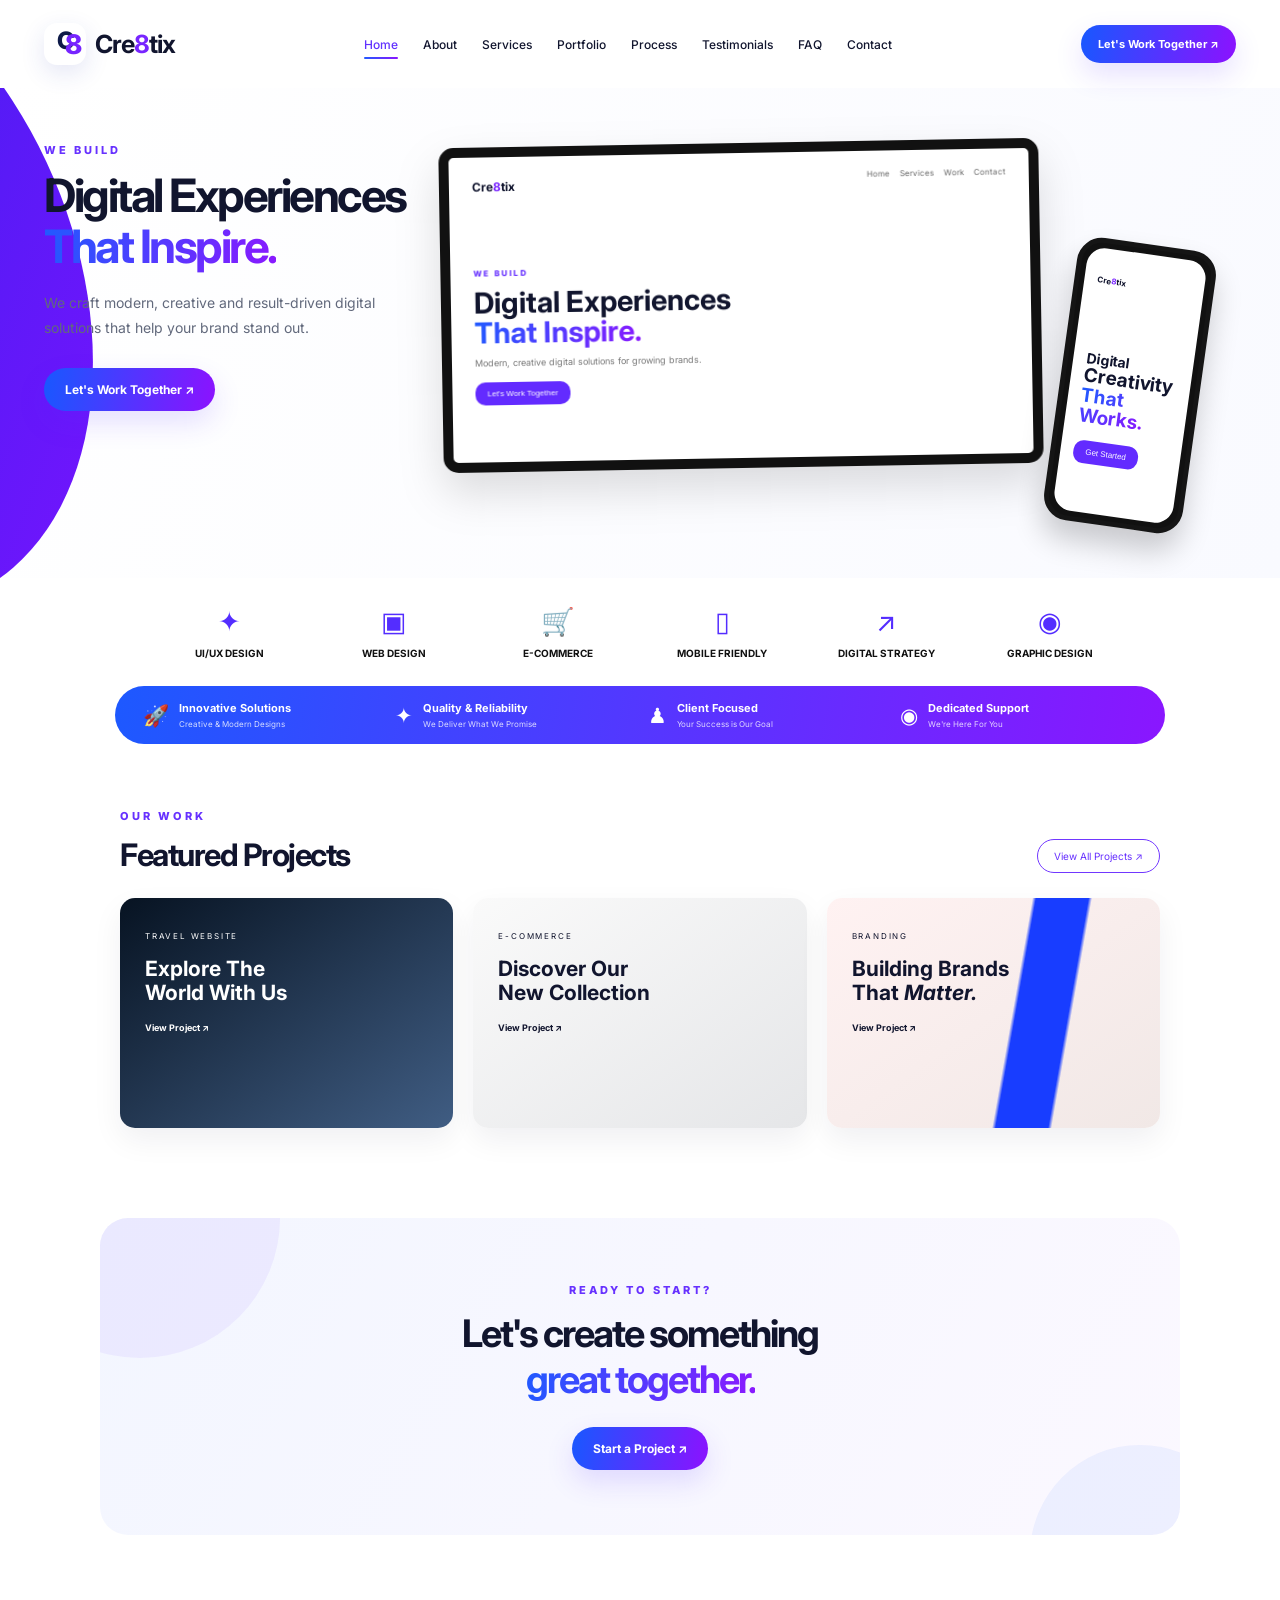
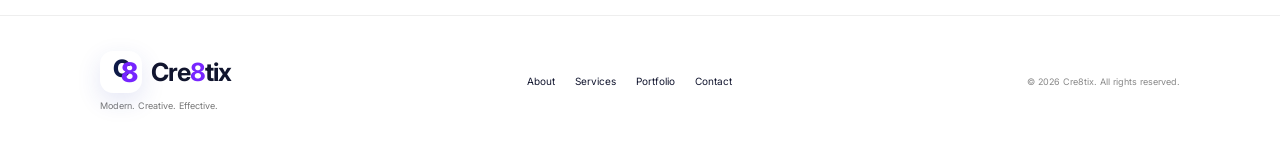
<file: index.html>
<!DOCTYPE html>
<html lang="en">
<head>

<meta charset="UTF-8">
<meta name="viewport" content="width=device-width,initial-scale=1.0">

<title>
    Cre8tix | Modern Creative Digital Studio
</title>

<link rel="preconnect" href="https://fonts.googleapis.com">
<link rel="preconnect" href="https://fonts.gstatic.com" crossorigin>
<link href="https://fonts.googleapis.com/css2?family=Inter:wght@400;500;600;700;800&display=swap" rel="stylesheet">
<link rel="stylesheet" href="css/style.css">
<link rel="icon" type="image/png" href="images/cre8tix-logo.png">

</head>

<body>

<header class="header">
    <a href="index.html" class="brand">
        <span class="mark">
            C<span>8</span>
        </span>

        <strong>Cre<span>8</span>tix
        </strong>
    </a>

    <nav>
        <a class="active" href="index.html">Home</a>
        <a href="about.html">About</a>
        <a href="services.html">Services</a>
        <a href="portfolio.html">Portfolio</a>
        <a href="process.html">Process</a>
        <a href="testimonials.html">Testimonials</a>
        <a href="faq.html">FAQ</a>
        <a href="contact.html">Contact</a>
    </nav>
    <a class="btn small" href="contact.html">
        Let's Work Together ↗
    </a>

    <button class="hamb">
        ☰
    </button>

</header>

<main>

<section class="hero">
    <div class="blob"></div>
    <div class="hero-text">
        <p class="eyebrow">
            WE BUILD
        </p>
        <h1>Digital Experiences
            <br><em>That Inspire.</em>
        </h1>
        <p>
            We craft modern, creative and result-driven digital solutions that help your brand stand out.
        </p>
        <a class="btn" href="contact.html">
            Let's Work Together ↗
        </a>
    </div>

    <div class="device">
        <div class="laptop">
            <div class="screen">
                <b>Cre<span>8</span>tix</b>
                <small>
                    Home　 Services　 Work　 Contact
                </small>
                <div class="screenbody">
                    <label>WE BUILD</label>
                    <h2>
                        Digital Experiences<br><em>That Inspire.</em>
                    </h2>
                    <p>
                        Modern, creative digital solutions for growing brands.
                    </p>
                    <button>Let's Work Together</button>
                </div>
            </div>
        </div>

        <div class="phone">
            <div class="phonescreen">
                <b>Cre<span>8</span>tix</b>
                <h3>
                    Digital<br><strong>Creativity<br><em>That Works.</em></strong>
                </h3>
                <button>Get Started</button>
            </div>
        </div>
    </div>
</section>

<section class="services-mini">
    <div>
        ✦
        <b>UI/UX DESIGN</b>
    </div>
    <div>
        ▣
        <b>WEB DESIGN</b>
    </div>
    <div>
        🛒
        <b>E-COMMERCE</b>
    </div>
    <div>
        ▯
        <b>MOBILE FRIENDLY</b>
    </div>
    <div>
        ↗
        <b>DIGITAL STRATEGY</b>
    </div>
    <div>
        ◉
        <b>GRAPHIC DESIGN</b>
    </div>
</section>

<section class="trust">
    <div>
        🚀 <span>
                <b>Innovative Solutions</b>
                <small>
                    Creative & Modern Designs
                </small>
            </span>
    </div>
    <div>
        ✦ 
        <span>
             <b>Quality & Reliability</b>
            <small>We Deliver What We Promise</small>
        </span>
    </div>
    <div>
         ♟ 
         <span>
            <b>Client Focused</b>
            <small>Your Success is Our Goal</small>
        </span>
    </div>
     <div>
        ◉ 
        <span>
        <b>Dedicated Support</b>
            <small>We're Here For You</small>
        </span>
    </div>

</section>


<section class="section">
    <div class="heading">
        <div>
            <p class="eyebrow">
                OUR WORK
            </p>
            <h2>Featured Projects</h2>
        </div>

        <a class="outline" href="portfolio.html">
            View All Projects ↗
        </a>
    </div>
    <div class="cards three">
        <article class="project travel">
            <small>TRAVEL WEBSITE</small>
            <h3>Explore The<br>World With Us</h3>
            <a href="portfolio.html">
                View Project ↗
            </a>
        </article>
        <article class="project shop">
            <small>E-COMMERCE</small>
            <h3>Discover Our<br>New Collection</h3>
            <a href="portfolio.html">
                View Project ↗
            </a>
        </article>
        <article class="project brandp">
            <small>BRANDING</small>
            <h3>Building Brands<br>That <em>Matter.</em></h3>
            <a href="portfolio.html">
                View Project ↗
            </a>
        </article>
    </div>
</section>

<section class="cta">
    <p class="eyebrow">
        READY TO START?
    </p>
    <h2>Let's create something<br><em>great together.</em></h2>
    <a class="btn" href="contact.html">
        Start a Project ↗
    </a>
</section>

</main>

<footer>
    <div>
        <a href="index.html" class="brand">
            <span class="mark">
                C<span>8</span>
            </span>
            <strong>Cre<span>8</span>tix</strong>
        </a>
        <p>
            Modern. Creative. Effective.
        </p>
    </div>
    <div class="footlinks">
        <a href="about.html">About</a>
        <a href="services.html">Services</a>
        <a href="portfolio.html">Portfolio</a>
        <a href="contact.html">Contact</a>
    </div>
    <small>© 2026 Cre8tix. All rights reserved.</small>
</footer>

<script src="js/main.js"></script></body></html>
</file>
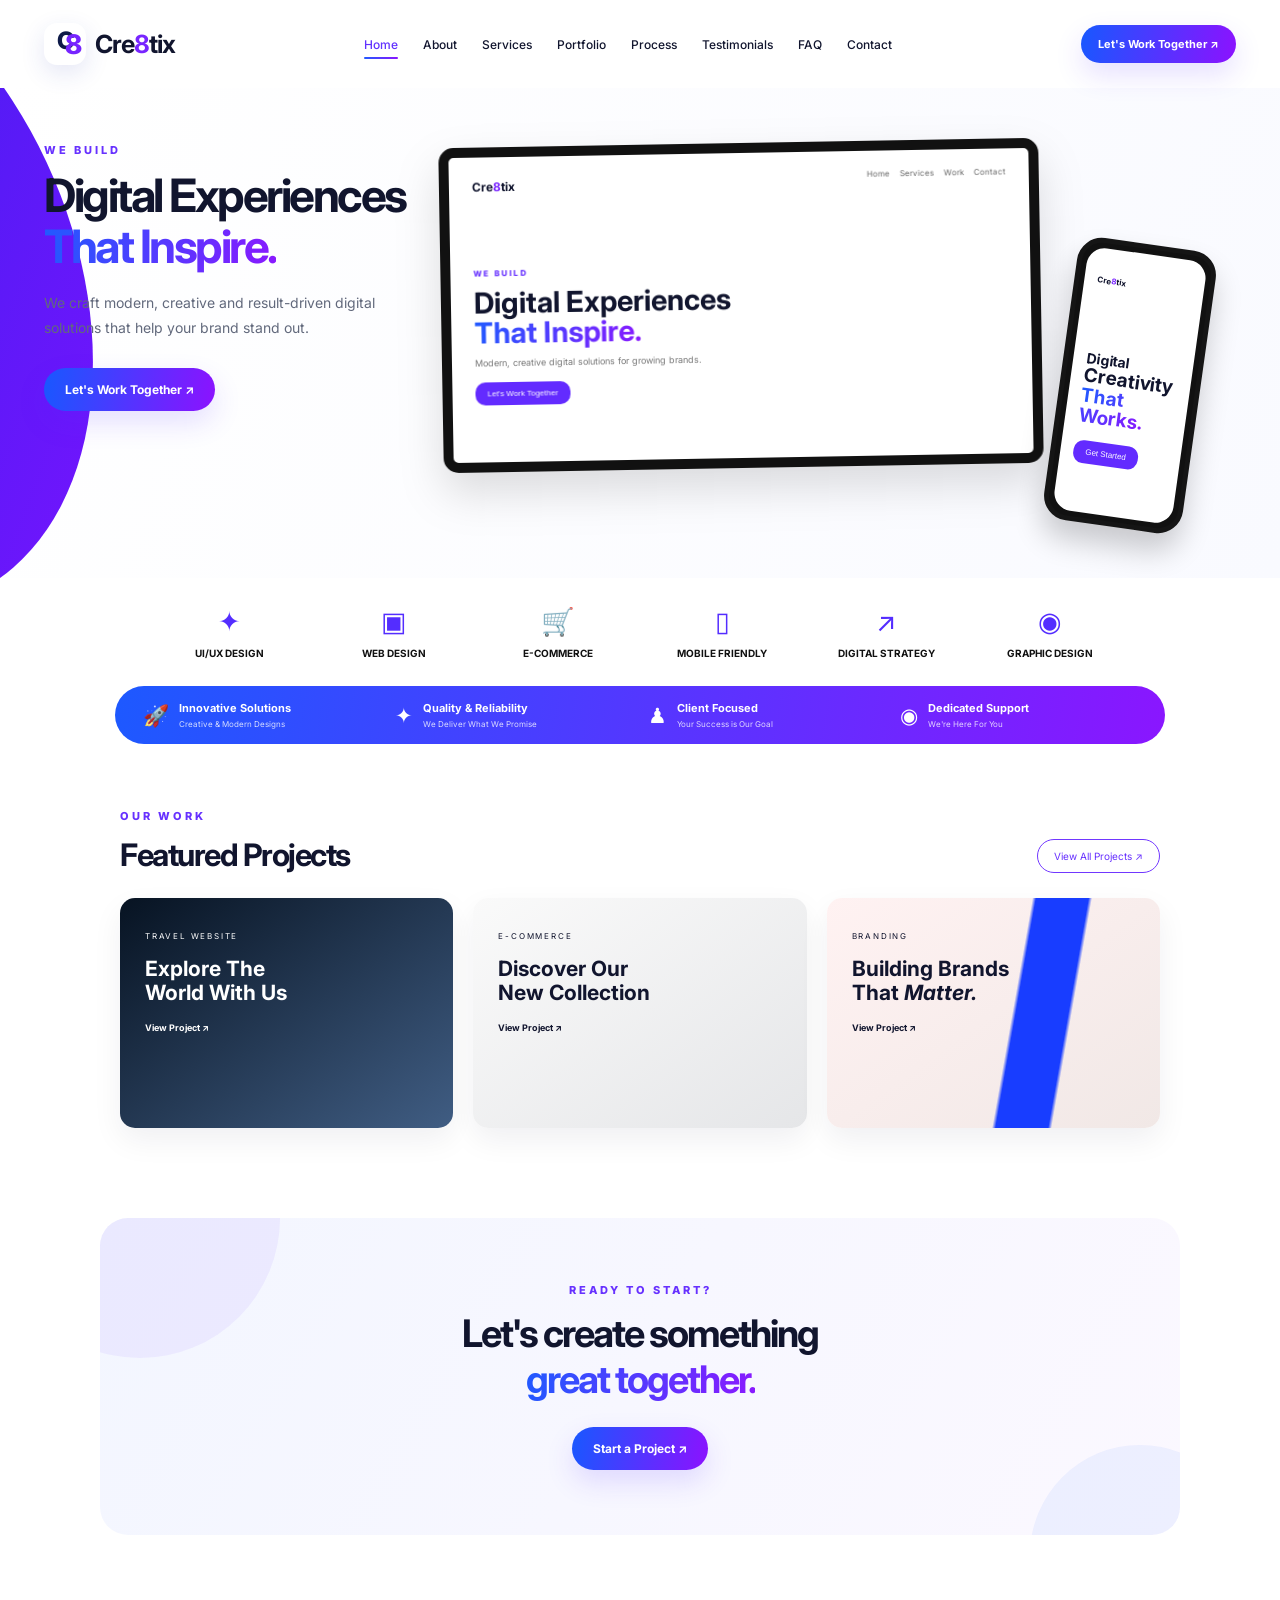
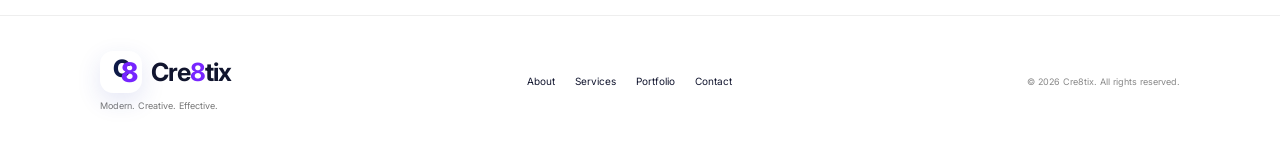
<file: Cre8tix_Full_Website_Animated/index.html>
<!DOCTYPE html>
<html lang="en">
<head>

<meta charset="UTF-8">
<meta name="viewport" content="width=device-width,initial-scale=1.0">

<title>
    Cre8tix | Modern Creative Digital Studio
</title>

<link rel="preconnect" href="https://fonts.googleapis.com">
<link rel="preconnect" href="https://fonts.gstatic.com" crossorigin>
<link href="https://fonts.googleapis.com/css2?family=Inter:wght@400;500;600;700;800&display=swap" rel="stylesheet">
<link rel="stylesheet" href="css/style.css">

</head>

<body>

<header class="header">
    <a href="index.html" class="brand">
        <span class="mark">
            C<span>8</span>
        </span>

        <strong>Cre<span>8</span>tix
        </strong>
    </a>

    <nav>
        <a class="active" href="index.html">Home</a>
        <a href="about.html">About</a>
        <a href="services.html">Services</a>
        <a href="portfolio.html">Portfolio</a>
        <a href="process.html">Process</a>
        <a href="testimonials.html">Testimonials</a>
        <a href="faq.html">FAQ</a>
        <a href="contact.html">Contact</a>
    </nav>
    <a class="btn small" href="contact.html">
        Let's Work Together ↗
    </a>

    <button class="hamb">
        ☰
    </button>

</header>

<main>

<section class="hero">
    <div class="blob"></div>
    <div class="hero-text">
        <p class="eyebrow">
            WE BUILD
        </p>
        <h1>Digital Experiences
            <br><em>That Inspire.</em>
        </h1>
        <p>
            We craft modern, creative and result-driven digital solutions that help your brand stand out.
        </p>
        <a class="btn" href="contact.html">
            Let's Work Together ↗
        </a>
    </div>

    <div class="device">
        <div class="laptop">
            <div class="screen">
                <b>Cre<span>8</span>tix</b>
                <small>
                    Home　 Services　 Work　 Contact
                </small>
                <div class="screenbody">
                    <label>WE BUILD</label>
                    <h2>
                        Digital Experiences<br><em>That Inspire.</em>
                    </h2>
                    <p>
                        Modern, creative digital solutions for growing brands.
                    </p>
                    <button>Let's Work Together</button>
                </div>
            </div>
        </div>

        <div class="phone">
            <div class="phonescreen">
                <b>Cre<span>8</span>tix</b>
                <h3>
                    Digital<br><strong>Creativity<br><em>That Works.</em></strong>
                </h3>
                <button>Get Started</button>
            </div>
        </div>
    </div>
</section>

<section class="services-mini">
    <div>
        ✦
        <b>UI/UX DESIGN</b>
    </div>
    <div>
        ▣
        <b>WEB DESIGN</b>
    </div>
    <div>
        🛒
        <b>E-COMMERCE</b>
    </div>
    <div>
        ▯
        <b>MOBILE FRIENDLY</b>
    </div>
    <div>
        ↗
        <b>DIGITAL STRATEGY</b>
    </div>
    <div>
        ◉
        <b>GRAPHIC DESIGN</b>
    </div>
</section>

<section class="trust">
    <div>
        🚀 <span>
                <b>Innovative Solutions</b>
                <small>
                    Creative & Modern Designs
                </small>
            </span>
    </div>
    <div>
        ✦ 
        <span>
             <b>Quality & Reliability</b>
            <small>We Deliver What We Promise</small>
        </span>
    </div>
    <div>
         ♟ 
         <span>
            <b>Client Focused</b>
            <small>Your Success is Our Goal</small>
        </span>
    </div>
     <div>
        ◉ 
        <span>
        <b>Dedicated Support</b>
            <small>We're Here For You</small>
        </span>
    </div>

</section>


<section class="section">
    <div class="heading">
        <div>
            <p class="eyebrow">
                OUR WORK
            </p>
            <h2>Featured Projects</h2>
        </div>

        <a class="outline" href="portfolio.html">
            View All Projects ↗
        </a>
    </div>
    <div class="cards three">
        <article class="project travel">
            <small>TRAVEL WEBSITE</small>
            <h3>Explore The<br>World With Us</h3>
            <a href="portfolio.html">
                View Project ↗
            </a>
        </article>
        <article class="project shop">
            <small>E-COMMERCE</small>
            <h3>Discover Our<br>New Collection</h3>
            <a href="portfolio.html">
                View Project ↗
            </a>
        </article>
        <article class="project brandp">
            <small>BRANDING</small>
            <h3>Building Brands<br>That <em>Matter.</em></h3>
            <a href="portfolio.html">
                View Project ↗
            </a>
        </article>
    </div>
</section>

<section class="cta">
    <p class="eyebrow">
        READY TO START?
    </p>
    <h2>Let's create something<br><em>great together.</em></h2>
    <a class="btn" href="contact.html">
        Start a Project ↗
    </a>
</section>

</main>

<footer>
    <div>
        <a href="index.html" class="brand">
            <span class="mark">
                C<span>8</span>
            </span>
            <strong>Cre<span>8</span>tix</strong>
        </a>
        <p>
            Modern. Creative. Effective.
        </p>
    </div>
    <div class="footlinks">
        <a href="about.html">About</a>
        <a href="services.html">Services</a>
        <a href="portfolio.html">Portfolio</a>
        <a href="contact.html">Contact</a>
    </div>
    <small>© 2026 Cre8tix. All rights reserved.</small>
</footer>

<script src="js/main.js"></script></body></html>
</file>
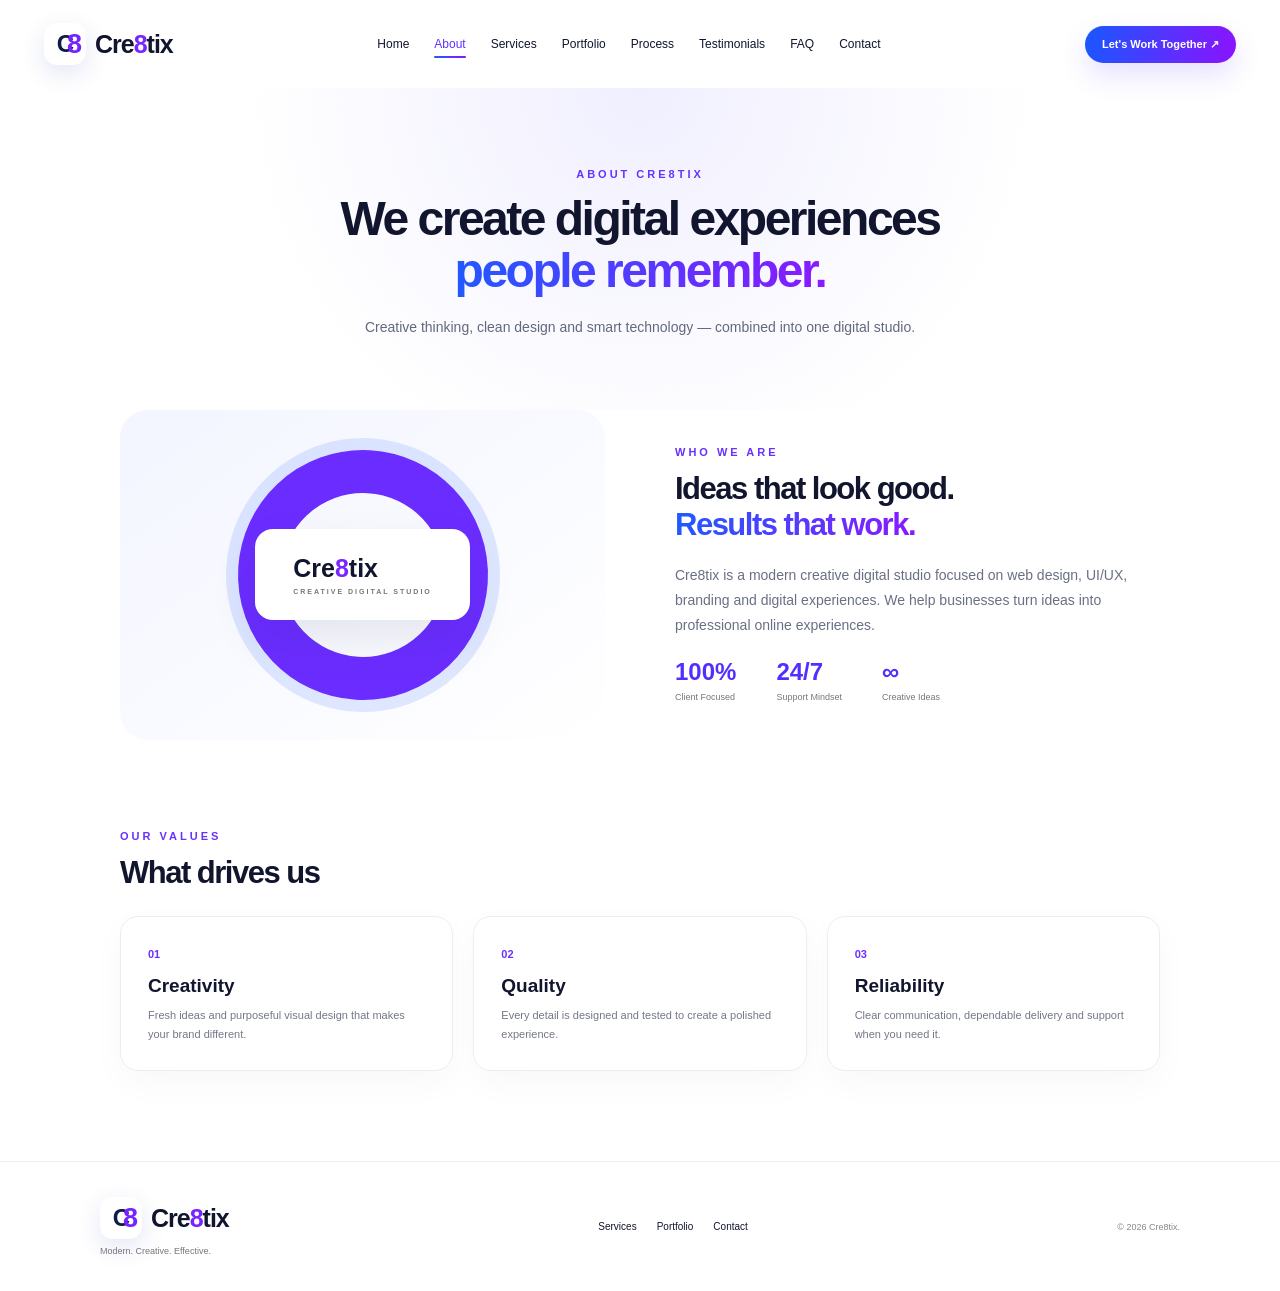
<file: about.html>
<!DOCTYPE html><html lang="en"><head><meta charset="UTF-8"><meta name="viewport" content="width=device-width,initial-scale=1.0"><title>About | Cre8tix</title><link rel="stylesheet" href="css/style.css"></head><body>
<header class="header"><a href="index.html" class="brand"><span class="mark">C<span>8</span></span><strong>Cre<span>8</span>tix</strong></a><nav><a href="index.html">Home</a><a class="active" href="about.html">About</a><a href="services.html">Services</a><a href="portfolio.html">Portfolio</a><a href="process.html">Process</a><a href="testimonials.html">Testimonials</a><a href="faq.html">FAQ</a><a href="contact.html">Contact</a></nav><a class="btn small" href="contact.html">Let's Work Together ↗</a><button class="hamb">☰</button></header>
<section class="pagehero"><p class="eyebrow">ABOUT CRE8TIX</p><h1>We create digital experiences<br><em>people remember.</em></h1><p>Creative thinking, clean design and smart technology — combined into one digital studio.</p></section>
<section class="section aboutgrid"><div class="art"><div class="ring"></div><div class="floating">Cre<span>8</span>tix<small>CREATIVE DIGITAL STUDIO</small></div></div><div><p class="eyebrow">WHO WE ARE</p><h2>Ideas that look good.<br><em>Results that work.</em></h2><p class="lead">Cre8tix is a modern creative digital studio focused on web design, UI/UX, branding and digital experiences. We help businesses turn ideas into professional online experiences.</p><div class="stats"><div><b>100%</b><small>Client Focused</small></div><div><b>24/7</b><small>Support Mindset</small></div><div><b>∞</b><small>Creative Ideas</small></div></div></div></section>
<section class="section"><div class="heading"><div><p class="eyebrow">OUR VALUES</p><h2>What drives us</h2></div></div><div class="cards three"><article class="info"><span>01</span><h3>Creativity</h3><p>Fresh ideas and purposeful visual design that makes your brand different.</p></article><article class="info"><span>02</span><h3>Quality</h3><p>Every detail is designed and tested to create a polished experience.</p></article><article class="info"><span>03</span><h3>Reliability</h3><p>Clear communication, dependable delivery and support when you need it.</p></article></div></section>
<footer><div><a href="index.html" class="brand"><span class="mark">C<span>8</span></span><strong>Cre<span>8</span>tix</strong></a><p>Modern. Creative. Effective.</p></div><div class="footlinks"><a href="services.html">Services</a><a href="portfolio.html">Portfolio</a><a href="contact.html">Contact</a></div><small>© 2026 Cre8tix.</small></footer><script src="js/main.js"></script></body></html>
</file>
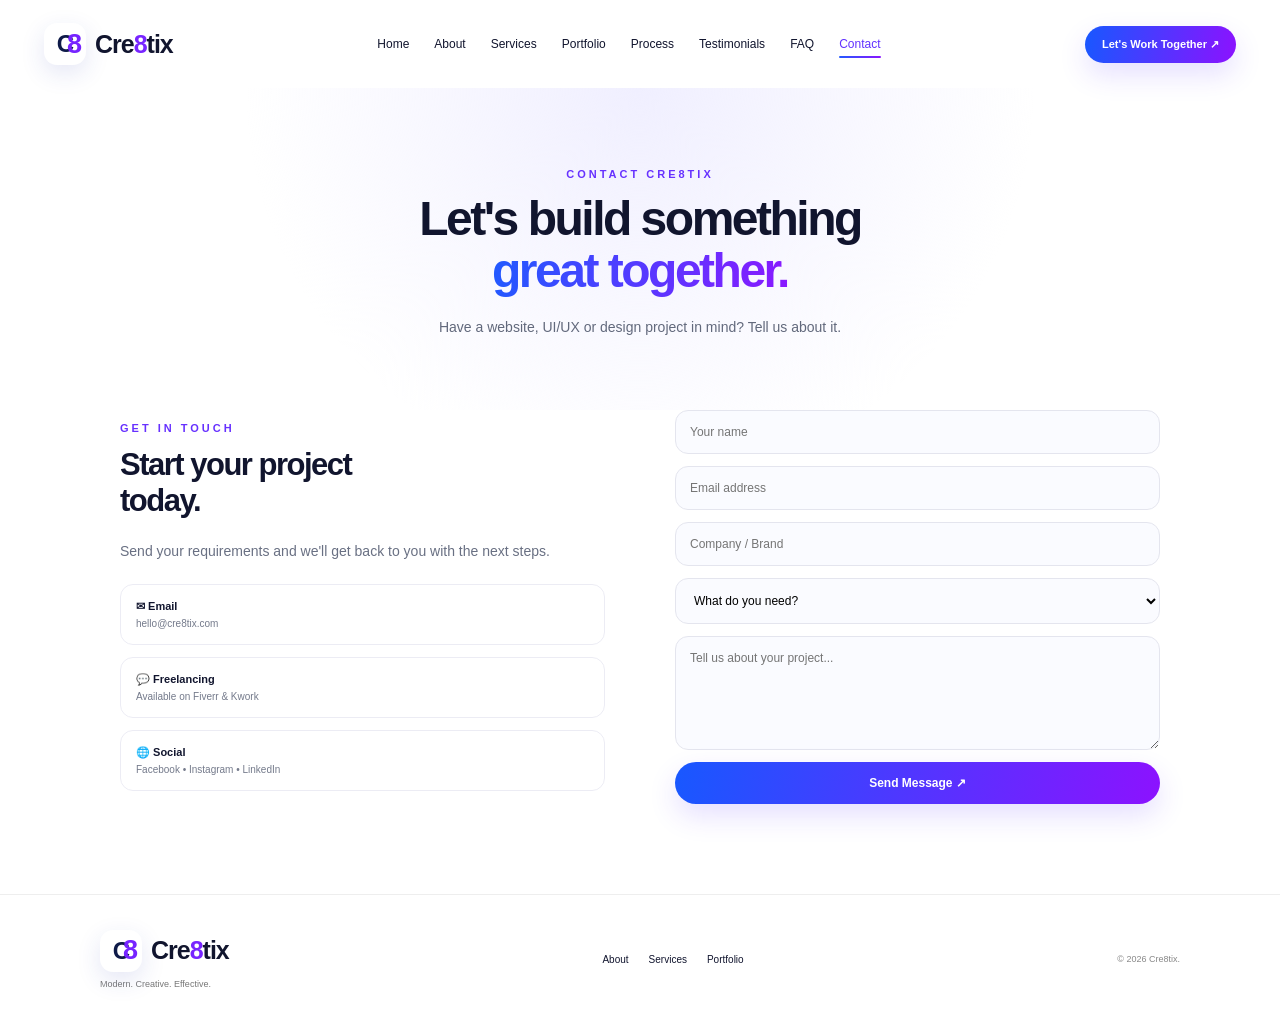
<file: contact.html>
<!DOCTYPE html><html lang="en"><head><meta charset="UTF-8"><meta name="viewport" content="width=device-width,initial-scale=1.0"><title>Contact | Cre8tix</title><link rel="stylesheet" href="css/style.css"></head><body>
<header class="header"><a href="index.html" class="brand"><span class="mark">C<span>8</span></span><strong>Cre<span>8</span>tix</strong></a><nav><a href="index.html">Home</a><a href="about.html">About</a><a href="services.html">Services</a><a href="portfolio.html">Portfolio</a><a href="process.html">Process</a><a href="testimonials.html">Testimonials</a><a href="faq.html">FAQ</a><a class="active" href="contact.html">Contact</a></nav><a class="btn small" href="contact.html">Let's Work Together ↗</a><button class="hamb">☰</button></header>
<section class="pagehero"><p class="eyebrow">CONTACT CRE8TIX</p><h1>Let's build something<br><em>great together.</em></h1><p>Have a website, UI/UX or design project in mind? Tell us about it.</p></section>
<section class="section contactgrid"><div class="contactinfo"><p class="eyebrow">GET IN TOUCH</p><h2>Start your project<br>today.</h2><p class="lead">Send your requirements and we'll get back to you with the next steps.</p><div class="contactbox"><b>✉ Email</b><span>hello@cre8tix.com</span></div><div class="contactbox"><b>💬 Freelancing</b><span>Available on Fiverr & Kwork</span></div><div class="contactbox"><b>🌐 Social</b><span>Facebook • Instagram • LinkedIn</span></div></div>
<form class="form" onsubmit="event.preventDefault();document.querySelector('.success').classList.add('show');this.reset();"><input required placeholder="Your name"><input required type="email" placeholder="Email address"><input placeholder="Company / Brand"><select><option>What do you need?</option><option>Website Design</option><option>UI/UX Design</option><option>E-Commerce</option><option>Graphic Design</option><option>Other</option></select><textarea required rows="6" placeholder="Tell us about your project..."></textarea><button class="btn" type="submit">Send Message ↗</button><p class="success">Thanks! Your message has been received.</p></form></section>
<footer><div><a href="index.html" class="brand"><span class="mark">C<span>8</span></span><strong>Cre<span>8</span>tix</strong></a><p>Modern. Creative. Effective.</p></div><div class="footlinks"><a href="about.html">About</a><a href="services.html">Services</a><a href="portfolio.html">Portfolio</a></div><small>© 2026 Cre8tix.</small></footer><script src="js/main.js"></script></body></html>
</file>
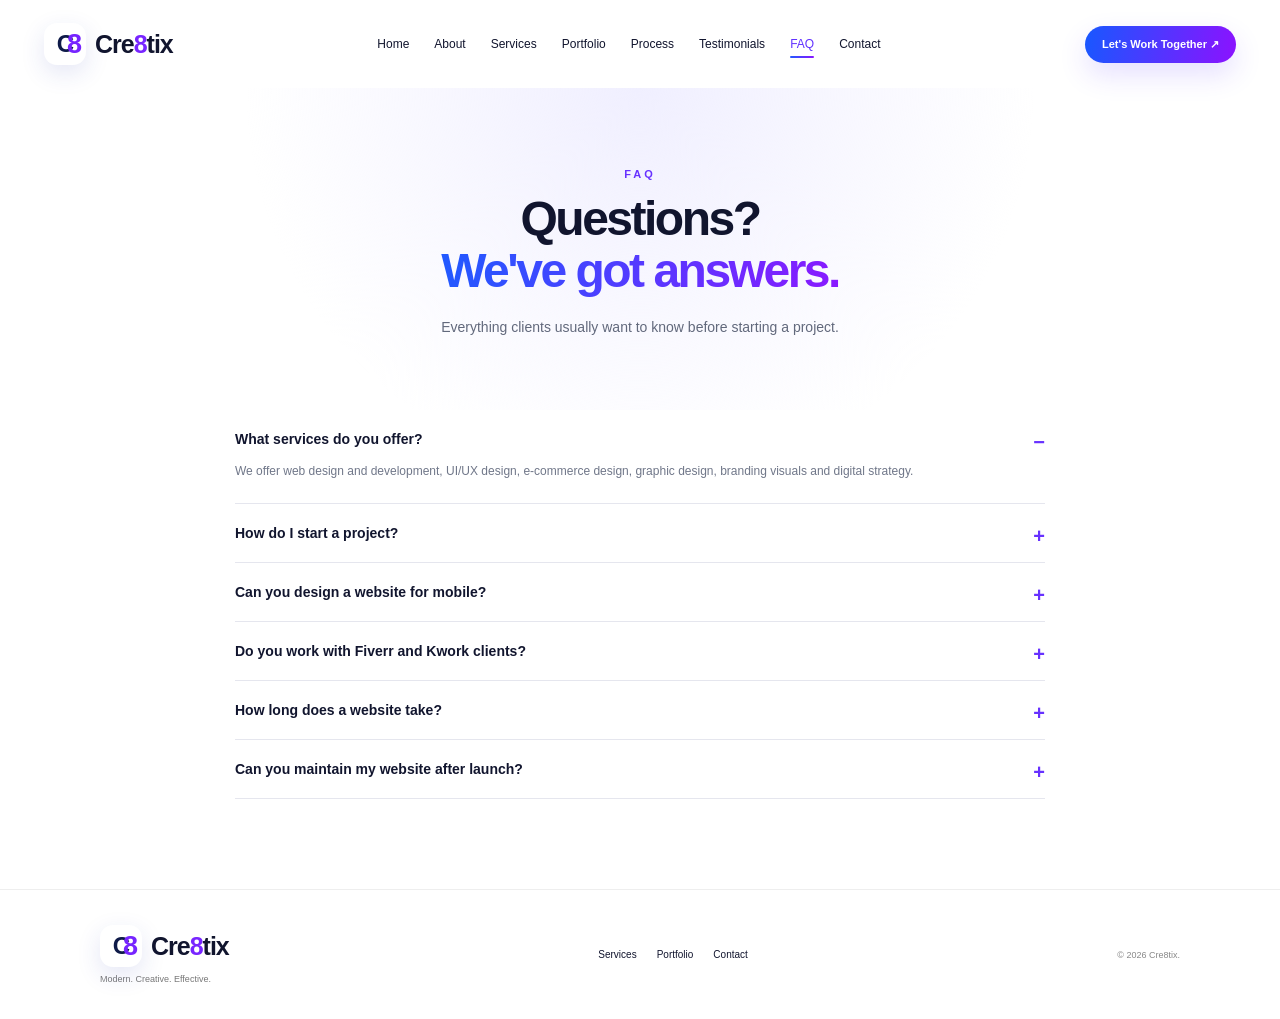
<file: faq.html>
<!DOCTYPE html><html lang="en"><head><meta charset="UTF-8"><meta name="viewport" content="width=device-width,initial-scale=1.0"><title>FAQ | Cre8tix</title><link rel="stylesheet" href="css/style.css"></head><body>
<header class="header"><a href="index.html" class="brand"><span class="mark">C<span>8</span></span><strong>Cre<span>8</span>tix</strong></a><nav><a href="index.html">Home</a><a href="about.html">About</a><a href="services.html">Services</a><a href="portfolio.html">Portfolio</a><a href="process.html">Process</a><a href="testimonials.html">Testimonials</a><a class="active" href="faq.html">FAQ</a><a href="contact.html">Contact</a></nav><a class="btn small" href="contact.html">Let's Work Together ↗</a><button class="hamb">☰</button></header>
<section class="pagehero"><p class="eyebrow">FAQ</p><h1>Questions?<br><em>We've got answers.</em></h1><p>Everything clients usually want to know before starting a project.</p></section>
<section class="section faq"><details open><summary>What services do you offer?</summary><p>We offer web design and development, UI/UX design, e-commerce design, graphic design, branding visuals and digital strategy.</p></details><details><summary>How do I start a project?</summary><p>Send your project details through the contact page. We'll review the requirements and discuss the best approach.</p></details><details><summary>Can you design a website for mobile?</summary><p>Yes. Responsive and mobile-friendly layouts are part of our standard web design approach.</p></details><details><summary>Do you work with Fiverr and Kwork clients?</summary><p>Yes. This website is designed to work as your professional online presence alongside your freelancing profiles.</p></details><details><summary>How long does a website take?</summary><p>The timeline depends on the number of pages, features and content. A clear estimate can be provided after reviewing the project.</p></details><details><summary>Can you maintain my website after launch?</summary><p>Yes. Ongoing updates, improvements and support can be arranged depending on your requirements.</p></details></section>
<footer><div><a href="index.html" class="brand"><span class="mark">C<span>8</span></span><strong>Cre<span>8</span>tix</strong></a><p>Modern. Creative. Effective.</p></div><div class="footlinks"><a href="services.html">Services</a><a href="portfolio.html">Portfolio</a><a href="contact.html">Contact</a></div><small>© 2026 Cre8tix.</small></footer><script src="js/main.js"></script></body></html>
</file>
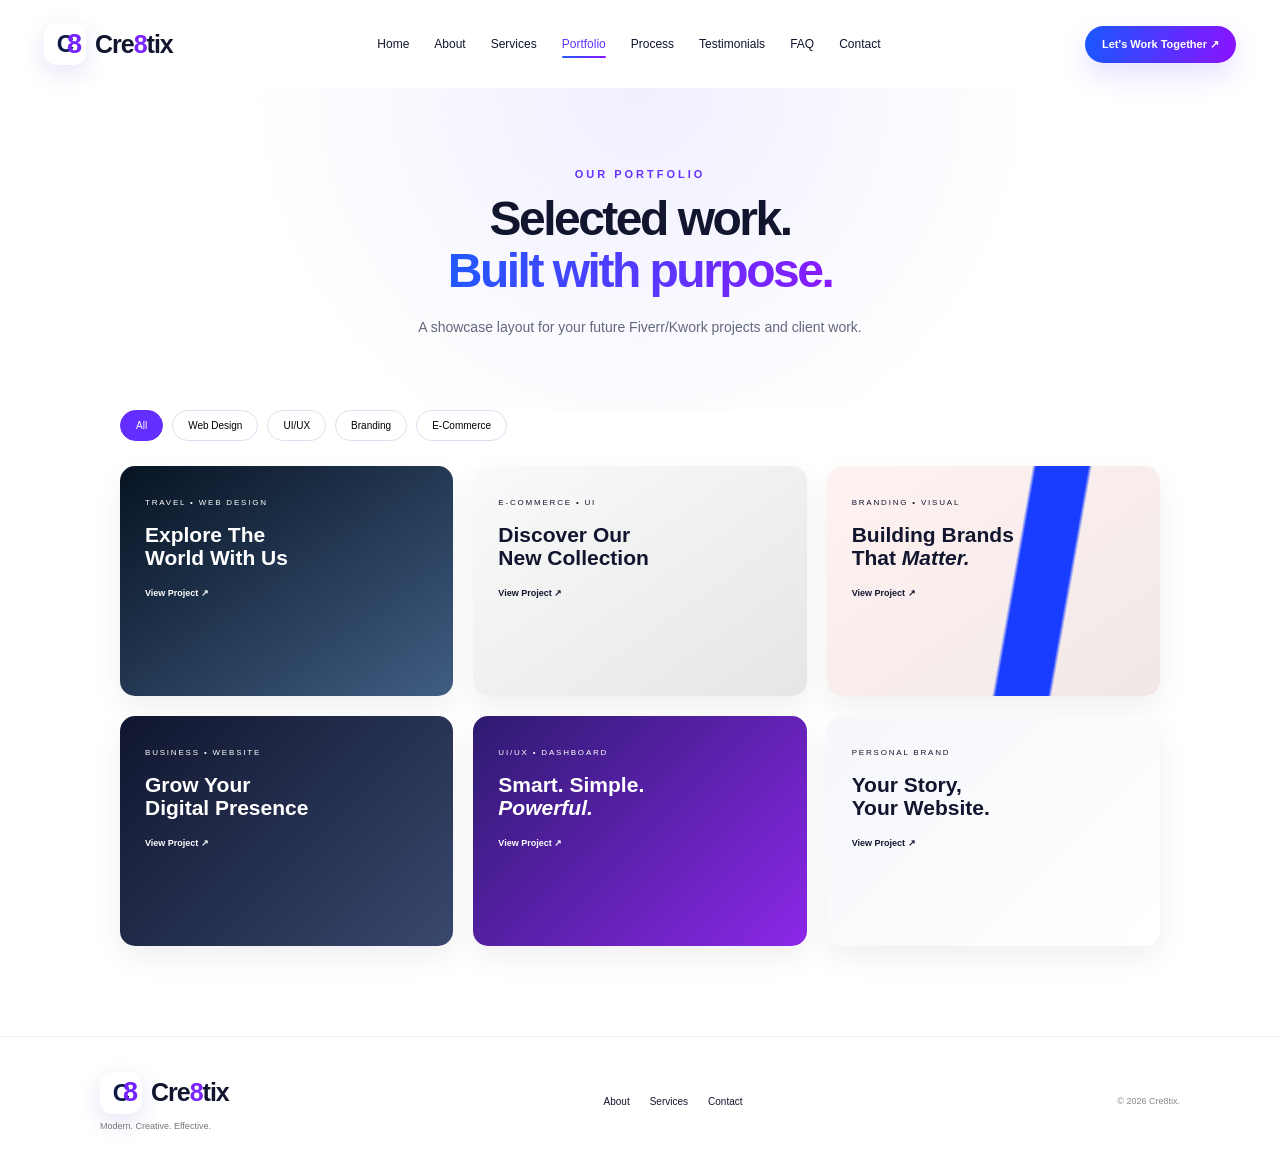
<file: portfolio.html>
<!DOCTYPE html><html lang="en"><head><meta charset="UTF-8"><meta name="viewport" content="width=device-width,initial-scale=1.0"><title>Portfolio | Cre8tix</title><link rel="stylesheet" href="css/style.css"></head><body>
<header class="header"><a href="index.html" class="brand"><span class="mark">C<span>8</span></span><strong>Cre<span>8</span>tix</strong></a><nav><a href="index.html">Home</a><a href="about.html">About</a><a href="services.html">Services</a><a class="active" href="portfolio.html">Portfolio</a><a href="process.html">Process</a><a href="testimonials.html">Testimonials</a><a href="faq.html">FAQ</a><a href="contact.html">Contact</a></nav><a class="btn small" href="contact.html">Let's Work Together ↗</a><button class="hamb">☰</button></header>
<section class="pagehero"><p class="eyebrow">OUR PORTFOLIO</p><h1>Selected work.<br><em>Built with purpose.</em></h1><p>A showcase layout for your future Fiverr/Kwork projects and client work.</p></section>
<section class="section"><div class="filters"><button class="active">All</button><button>Web Design</button><button>UI/UX</button><button>Branding</button><button>E-Commerce</button></div><div class="portfolio-grid"><article class="project travel"><small>TRAVEL • WEB DESIGN</small><h3>Explore The<br>World With Us</h3><a href="contact.html">View Project ↗</a></article><article class="project shop"><small>E-COMMERCE • UI</small><h3>Discover Our<br>New Collection</h3><a href="contact.html">View Project ↗</a></article><article class="project brandp"><small>BRANDING • VISUAL</small><h3>Building Brands<br>That <em>Matter.</em></h3><a href="contact.html">View Project ↗</a></article><article class="project darkp"><small>BUSINESS • WEBSITE</small><h3>Grow Your<br>Digital Presence</h3><a href="contact.html">View Project ↗</a></article><article class="project purplep"><small>UI/UX • DASHBOARD</small><h3>Smart. Simple.<br><em>Powerful.</em></h3><a href="contact.html">View Project ↗</a></article><article class="project minimal"><small>PERSONAL BRAND</small><h3>Your Story,<br>Your Website.</h3><a href="contact.html">View Project ↗</a></article></div></section>
<footer><div><a href="index.html" class="brand"><span class="mark">C<span>8</span></span><strong>Cre<span>8</span>tix</strong></a><p>Modern. Creative. Effective.</p></div><div class="footlinks"><a href="about.html">About</a><a href="services.html">Services</a><a href="contact.html">Contact</a></div><small>© 2026 Cre8tix.</small></footer><script src="js/main.js"></script></body></html>
</file>
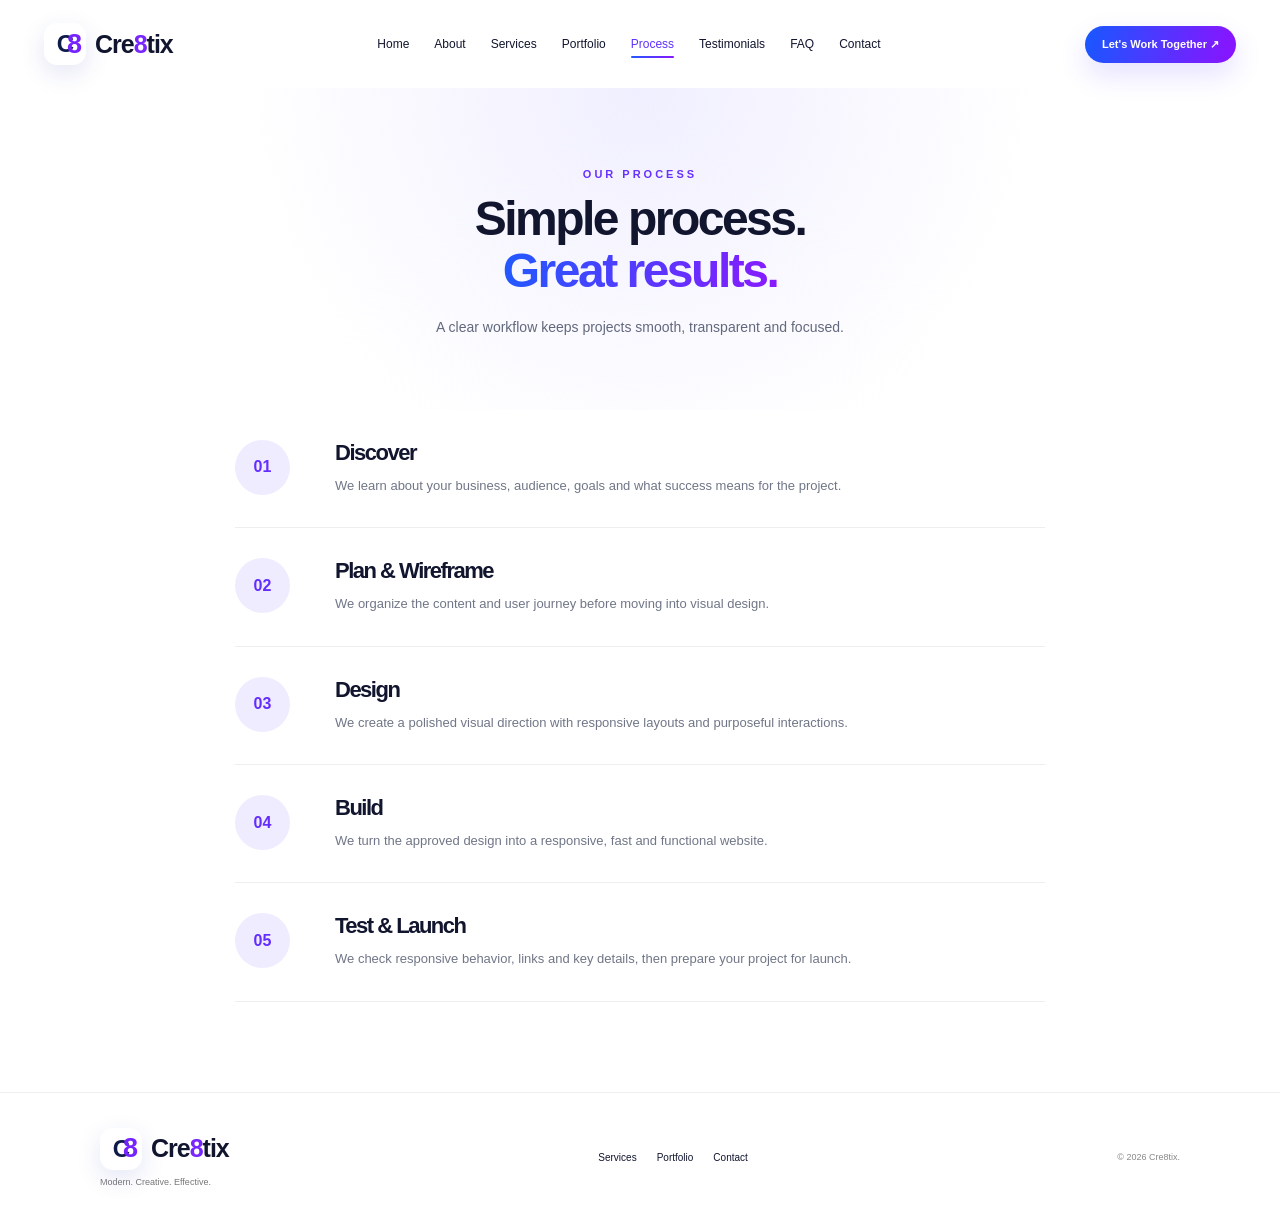
<file: process.html>
<!DOCTYPE html><html lang="en"><head><meta charset="UTF-8"><meta name="viewport" content="width=device-width,initial-scale=1.0"><title>Process | Cre8tix</title><link rel="stylesheet" href="css/style.css"></head><body>
<header class="header"><a href="index.html" class="brand"><span class="mark">C<span>8</span></span><strong>Cre<span>8</span>tix</strong></a><nav><a href="index.html">Home</a><a href="about.html">About</a><a href="services.html">Services</a><a href="portfolio.html">Portfolio</a><a class="active" href="process.html">Process</a><a href="testimonials.html">Testimonials</a><a href="faq.html">FAQ</a><a href="contact.html">Contact</a></nav><a class="btn small" href="contact.html">Let's Work Together ↗</a><button class="hamb">☰</button></header>
<section class="pagehero"><p class="eyebrow">OUR PROCESS</p><h1>Simple process.<br><em>Great results.</em></h1><p>A clear workflow keeps projects smooth, transparent and focused.</p></section>
<section class="section timeline"><article><span>01</span><div><h2>Discover</h2><p>We learn about your business, audience, goals and what success means for the project.</p></div></article><article><span>02</span><div><h2>Plan & Wireframe</h2><p>We organize the content and user journey before moving into visual design.</p></div></article><article><span>03</span><div><h2>Design</h2><p>We create a polished visual direction with responsive layouts and purposeful interactions.</p></div></article><article><span>04</span><div><h2>Build</h2><p>We turn the approved design into a responsive, fast and functional website.</p></div></article><article><span>05</span><div><h2>Test & Launch</h2><p>We check responsive behavior, links and key details, then prepare your project for launch.</p></div></article></section>
<footer><div><a href="index.html" class="brand"><span class="mark">C<span>8</span></span><strong>Cre<span>8</span>tix</strong></a><p>Modern. Creative. Effective.</p></div><div class="footlinks"><a href="services.html">Services</a><a href="portfolio.html">Portfolio</a><a href="contact.html">Contact</a></div><small>© 2026 Cre8tix.</small></footer><script src="js/main.js"></script></body></html>
</file>
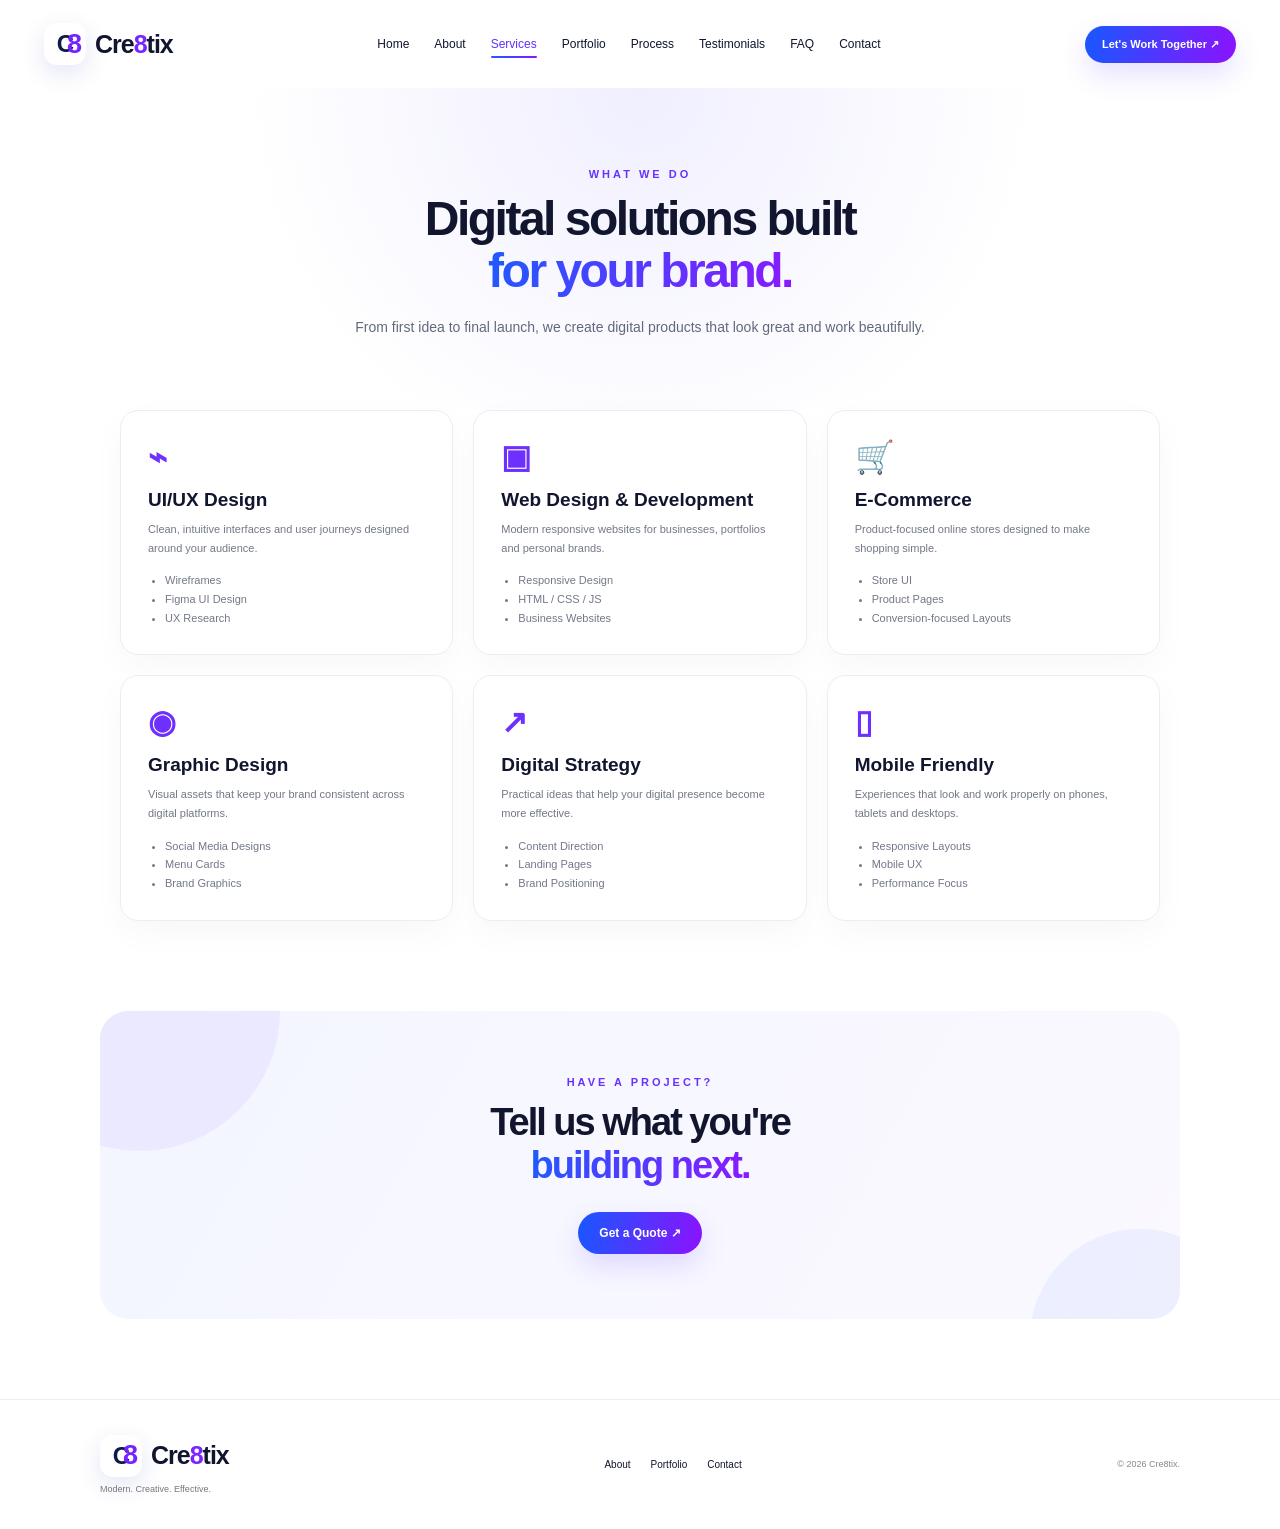
<file: services.html>
<!DOCTYPE html><html lang="en"><head><meta charset="UTF-8"><meta name="viewport" content="width=device-width,initial-scale=1.0"><title>Services | Cre8tix</title><link rel="stylesheet" href="css/style.css"></head><body>
<header class="header"><a href="index.html" class="brand"><span class="mark">C<span>8</span></span><strong>Cre<span>8</span>tix</strong></a><nav><a href="index.html">Home</a><a href="about.html">About</a><a class="active" href="services.html">Services</a><a href="portfolio.html">Portfolio</a><a href="process.html">Process</a><a href="testimonials.html">Testimonials</a><a href="faq.html">FAQ</a><a href="contact.html">Contact</a></nav><a class="btn small" href="contact.html">Let's Work Together ↗</a><button class="hamb">☰</button></header>
<section class="pagehero"><p class="eyebrow">WHAT WE DO</p><h1>Digital solutions built<br><em>for your brand.</em></h1><p>From first idea to final launch, we create digital products that look great and work beautifully.</p></section>
<section class="section"><div class="cards three servicecards"><article class="info"><span class="bigicon">⌁</span><h3>UI/UX Design</h3><p>Clean, intuitive interfaces and user journeys designed around your audience.</p><ul><li>Wireframes</li><li>Figma UI Design</li><li>UX Research</li></ul></article><article class="info"><span class="bigicon">▣</span><h3>Web Design & Development</h3><p>Modern responsive websites for businesses, portfolios and personal brands.</p><ul><li>Responsive Design</li><li>HTML / CSS / JS</li><li>Business Websites</li></ul></article><article class="info"><span class="bigicon">🛒</span><h3>E-Commerce</h3><p>Product-focused online stores designed to make shopping simple.</p><ul><li>Store UI</li><li>Product Pages</li><li>Conversion-focused Layouts</li></ul></article><article class="info"><span class="bigicon">◉</span><h3>Graphic Design</h3><p>Visual assets that keep your brand consistent across digital platforms.</p><ul><li>Social Media Designs</li><li>Menu Cards</li><li>Brand Graphics</li></ul></article><article class="info"><span class="bigicon">↗</span><h3>Digital Strategy</h3><p>Practical ideas that help your digital presence become more effective.</p><ul><li>Content Direction</li><li>Landing Pages</li><li>Brand Positioning</li></ul></article><article class="info"><span class="bigicon">▯</span><h3>Mobile Friendly</h3><p>Experiences that look and work properly on phones, tablets and desktops.</p><ul><li>Responsive Layouts</li><li>Mobile UX</li><li>Performance Focus</li></ul></article></div></section>
<section class="cta"><p class="eyebrow">HAVE A PROJECT?</p><h2>Tell us what you're<br><em>building next.</em></h2><a class="btn" href="contact.html">Get a Quote ↗</a></section>
<footer><div><a href="index.html" class="brand"><span class="mark">C<span>8</span></span><strong>Cre<span>8</span>tix</strong></a><p>Modern. Creative. Effective.</p></div><div class="footlinks"><a href="about.html">About</a><a href="portfolio.html">Portfolio</a><a href="contact.html">Contact</a></div><small>© 2026 Cre8tix.</small></footer><script src="js/main.js"></script></body></html>
</file>
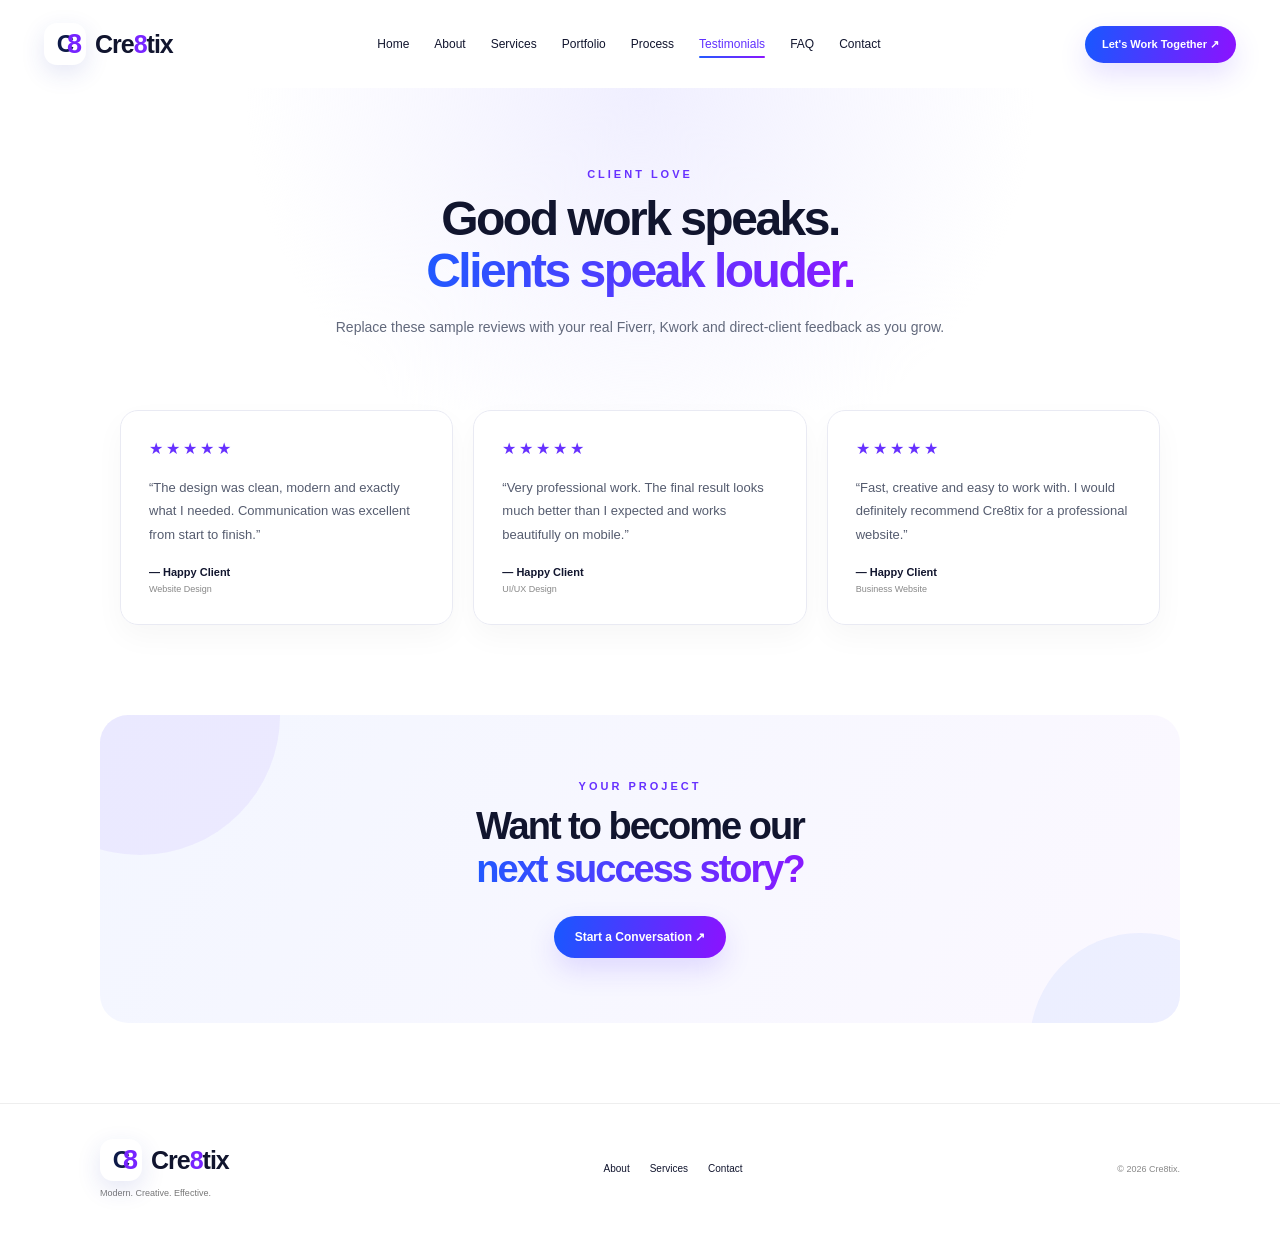
<file: testimonials.html>
<!DOCTYPE html><html lang="en"><head><meta charset="UTF-8"><meta name="viewport" content="width=device-width,initial-scale=1.0"><title>Testimonials | Cre8tix</title><link rel="stylesheet" href="css/style.css"></head><body>
<header class="header"><a href="index.html" class="brand"><span class="mark">C<span>8</span></span><strong>Cre<span>8</span>tix</strong></a><nav><a href="index.html">Home</a><a href="about.html">About</a><a href="services.html">Services</a><a href="portfolio.html">Portfolio</a><a href="process.html">Process</a><a class="active" href="testimonials.html">Testimonials</a><a href="faq.html">FAQ</a><a href="contact.html">Contact</a></nav><a class="btn small" href="contact.html">Let's Work Together ↗</a><button class="hamb">☰</button></header>
<section class="pagehero"><p class="eyebrow">CLIENT LOVE</p><h1>Good work speaks.<br><em>Clients speak louder.</em></h1><p>Replace these sample reviews with your real Fiverr, Kwork and direct-client feedback as you grow.</p></section>
<section class="section"><div class="cards three"><article class="review"><div>★★★★★</div><p>“The design was clean, modern and exactly what I needed. Communication was excellent from start to finish.”</p><b>— Happy Client</b><small>Website Design</small></article><article class="review"><div>★★★★★</div><p>“Very professional work. The final result looks much better than I expected and works beautifully on mobile.”</p><b>— Happy Client</b><small>UI/UX Design</small></article><article class="review"><div>★★★★★</div><p>“Fast, creative and easy to work with. I would definitely recommend Cre8tix for a professional website.”</p><b>— Happy Client</b><small>Business Website</small></article></div></section>
<section class="cta"><p class="eyebrow">YOUR PROJECT</p><h2>Want to become our<br><em>next success story?</em></h2><a class="btn" href="contact.html">Start a Conversation ↗</a></section>
<footer><div><a href="index.html" class="brand"><span class="mark">C<span>8</span></span><strong>Cre<span>8</span>tix</strong></a><p>Modern. Creative. Effective.</p></div><div class="footlinks"><a href="about.html">About</a><a href="services.html">Services</a><a href="contact.html">Contact</a></div><small>© 2026 Cre8tix.</small></footer><script src="js/main.js"></script></body></html>
</file>
<file: css/style.css>
*{
  box-sizing:border-box;
  margin:0;
  padding:0
}
html {
  scroll-behavior:smooth
}
body{
  font-family:Inter,Arial,sans-serif;
  color:#11152e;
  background:#fff
}
a{
  text-decoration:none;
  color:inherit
}
.header{
  height:88px;
  max-width:1240px;
  margin:auto;
  padding:0 24px;
  display:flex;
  align-items:center;
  justify-content:space-between;
  gap:22px;
  position:relative;
  z-index:10
}
.brand{
  display:flex;
  align-items:center;
  gap:9px;
  font-size:25px;
  font-weight:800;
  letter-spacing:-1px;
  white-space:nowrap
}
.brand strong span{
  color:#7825ff
}
.mark
{width:42px;
  height:42px;
  border-radius:13px;
  display:grid;
  place-items:center;
  position:relative;
  font-size:24px;
  color:#0e1a48;
  box-shadow:0 8px 24px #2637b220
}
.mark span{
  color:#7624ff;
  position:absolute;
  right:5px;
  font-size:27px
}
.header nav{
  display:flex;
  gap:25px;
  font-size:12px;
  font-weight:500
}
.header nav a:hover,.header nav .active{
  color:#6131ff
}
.btn{
  display:inline-flex;
  align-items:center;
  justify-content:center;
  gap:10px;
  border:0;
  background:linear-gradient(100deg,#1858ff,#8c12ff);
  color:#fff;
  border-radius:30px;
  padding:14px 21px;
  font-size:12px;
  font-weight:700;
  box-shadow:0 12px 28px #512aff25
}
.btn.small{
  padding:12px 17px;
  font-size:11px
}
.hamb{
  display:none;
  border:0;
  background:none;
  font-size:23px
}
.hero{
  height:490px;
  position:relative;
  overflow:hidden;
  background:linear-gradient(110deg,#fff,#f9faff)
}
.blob{
  position:absolute;
  width:500px;
  height:720px;
  left:-430px;
  top:-180px;
  border-radius:50%;
  background:linear-gradient(135deg,#1a28e7,#7a13ff);
  transform:rotate(-25deg)
}
.hero-text{
  max-width:1240px;
  margin:auto;
  padding:55px 24px;
  position:relative;
  z-index:4
}
.eyebrow{
  color:#6731ff;
  font-size:11px;
  letter-spacing:3px;
  font-weight:800;
  margin-bottom:13px
}
.hero h1{
  font-size:46px;
  line-height:1.1;
  letter-spacing:-2.5px
}
.hero em,.pagehero em,h2 em{
  font-style:normal;
  background:linear-gradient(100deg,#205aff,#8a19ff);
  -webkit-background-clip:text;
  background-clip:text;
  color:transparent
}
.hero-text>p:not(.eyebrow),.pagehero>p:not(.eyebrow){
  max-width:390px;
  color:#62697c;
  font-size:14px;
  line-height:1.8;
  margin:19px 0 27px
}
.device{
  position:absolute;
  right:5%;
  top:30px;
  width:62%;
  height:440px
}
.laptop{
  position:absolute;
  right:22%;
  top:25px;
  width:600px;
  filter:drop-shadow(0 20px 22px #0002);
  transform:rotate(-1deg)
}
.screen{
  height:325px;
  border:10px solid #111;
  border-radius:15px;
  background:#fff;
  padding:18px 23px
}
.screen>b{
  font-size:12px
}
.screen>b span,.phonescreen b span{
  color:#7923ff
}
.screen>small{
  float:right;
  font-size:8px;
  color:#666
}
.screenbody{
  margin-top:65px
}
.screenbody label{
  font-size:8px;
  letter-spacing:2px;
  color:#6731ff;
  font-weight:800
}
.screenbody h2{
  font-size:29px;
  line-height:1.05;
  margin:8px 0
}
.screenbody p{
  font-size:9px;
  color:#777;
  max-width:230px
}
.screenbody button,.phonescreen button{
  border:0;
  background:#632bff;
  color:#fff;
  padding:7px 12px;
  border-radius:10px;
  font-size:8px;
  margin-top:14px
}
.phone{
  position:absolute;
  right:2%;
  top:125px;
  width:140px;
  height:285px;
  background:#111;
  border:5px solid #151515;
  border-radius:25px;
  transform:rotate(8deg);
  box-shadow:0 18px 30px #0003
}
.phonescreen{
  position:absolute;
  inset:5px;
  border-radius:18px;
  background:#fff;
  padding:19px 13px
}
.phonescreen>b{
  font-size:8px
}
.phonescreen h3{
  margin-top:65px;
  font-size:14px;
  line-height:1.05
}
.phonescreen h3 strong{
  font-size:19px
}
.services-mini{
  max-width:1000px;
  margin:auto;
  display:grid;
  grid-template-columns:repeat(6,1fr);
  gap:25px;padding:27px 20px
}
.services-mini div{
  text-align:center;
  color:#542dff;
  font-size:27px
}
.services-mini b{
  display:block;
  color:#111;
  font-size:10px;
  margin-top:9px
}
.trust{
  max-width:1050px;
  margin:0 auto 65px;
  border-radius:35px;
  background:linear-gradient(100deg,#1d59ff,#8a16ff);
  color:#fff;
  display:grid;
  grid-template-columns:repeat(4,1fr);
  padding:15px 28px;gap:15px
}
.trust div{
  display:flex;
  align-items:center;
  gap:10px;
  font-size:21px
}
.trust span{
  display:flex;
  flex-direction:column
}
.trust b{
  font-size:11px
}
.trust small{
  font-size:8px;
  opacity:.8;
  margin-top:4px
}
.section{
  max-width:1080px;
  margin:auto;
  padding:0 20px 90px
}
.heading{
  display:flex;
  justify-content:space-between;
  align-items:end;
  margin-bottom:25px
}
.heading h2,.section h2{
  font-size:31px;
  letter-spacing:-1.5px
}
.outline{
  border:1px solid #7137ff;
  color:#6730ff;
  border-radius:22px;
  padding:10px 16px;
  font-size:10px
}
.cards{
  display:grid;
  gap:20px
}
.cards.three{
  grid-template-columns:repeat(3,1fr)
}
.project{
  height:230px;
  border-radius:15px;
  padding:25px;
  position:relative;
  overflow:hidden;
  box-shadow:0 12px 30px #11152a10
}
.project:before{
  content:"";
  position:absolute;
  inset:0
}
.project>*{
  position:relative;
  z-index:2
}
.project small{
  font-size:8px;
  letter-spacing:1.8px
}
.project h3{
  font-size:21px;
  line-height:1.12;
  margin-top:14px
}
.project a{
  display:inline-block;
  font-size:9px;
  font-weight:700;
  margin-top:18px
}
.travel{
  background:linear-gradient(145deg,#071322,#405d83);
  color:#fff
}
.shop{
  background:linear-gradient(145deg,#fafafa,#e5e6e8)
}
.brandp{
  background:linear-gradient(145deg,#fff2f2,#f1e8e6)
}
.brandp:before{
  background:linear-gradient(100deg,transparent 55%,#183dff 56% 70%,transparent 71%)
}
.cta{
  max-width:1080px;
  margin:0 auto 80px;
  padding:65px 30px;
  text-align:center;
  border-radius:28px;
  background:linear-gradient(120deg,#f3f6ff,#fbf8ff)
}
.cta h2{
  font-size:38px;
  letter-spacing:-2px;
  margin-bottom:25px
}
.pagehero{
  text-align:center;
  padding:80px 20px 70px;
  background:radial-gradient(circle at 50% 0,#f0efff,transparent 55%)
}
.pagehero h1{
  font-size:48px;
  line-height:1.08;
  letter-spacing:-2.5px
}
.pagehero>p:not(.eyebrow){
  margin:18px auto 0;
  max-width:620px
}
.aboutgrid,.contactgrid{
  display:grid;
  grid-template-columns:1fr 1fr;
  gap:70px;
  align-items:center
}
.aboutgrid .lead,.contactinfo .lead{
  font-size:14px;
  line-height:1.8;
  color:#697083;
  margin:20px 0
}
.art{
  height:330px;
  border-radius:28px;
  background:linear-gradient(145deg,#f3f5ff,#fff);
  display:grid;
  place-items:center;
  position:relative;
  overflow:hidden
}
.ring{
  width:250px;
  height:250px;
  border-radius:50%;
  border:43px solid #6b2dff;
  transform:rotate(25deg);
  box-shadow:0 0 0 12px #235cff22
}
.floating{
  position:absolute;
  background:#fff;
  padding:25px 38px;
  border-radius:18px;
  box-shadow:0 20px 45px #18245a18;
  font-size:25px;
  font-weight:800
}
.floating span{
  color:#7825ff
}
.floating small{
  display:block;
  font-size:7px;
  letter-spacing:2px;
  text-align:center;
  margin-top:5px;
  color:#777
}
.stats{
  display:flex;
  gap:40px
}
.stats b{
  font-size:24px;
  color:#542dff;
  display:block
}
.stats small{
  font-size:9px;
  color:#777
}
.info{
  border:1px solid #ebecf5;
  border-radius:18px;
  padding:27px;
  background:#fff;
  box-shadow:0 12px 35px #17204d08
}

.info span{
  color:#6d30ff;
  font-weight:800;
  font-size:11px
}
.info h3{
  font-size:19px
  ;margin:13px 0 9px
}
.info p,.info li{
  font-size:11px;
  line-height:1.7;
  color:#727889
}
.info ul{
  margin-top:14px;
  padding-left:17px
}
.bigicon{
  font-size:32px!important
}
.portfolio-grid{
  display:grid;
  grid-template-columns:repeat(3,1fr);
  gap:20px
}.filters{display:flex;gap:9px;margin-bottom:25px;flex-wrap:wrap}.filters button{border:1px solid #dddff0;background:#fff;border-radius:20px;padding:9px 15px;font-size:10px;cursor:pointer}.filters button.active,.filters button:hover{background:#632eff;color:#fff;border-color:#632eff}.darkp{background:linear-gradient(135deg,#10162f,#39486d);color:#fff}.purplep{background:linear-gradient(135deg,#2d1b70,#8b27e8);color:#fff}.minimal{background:linear-gradient(135deg,#f6f7fb,#fff)}.timeline{max-width:850px}.timeline article{display:grid;grid-template-columns:70px 1fr;gap:30px;padding:30px 0;border-bottom:1px solid #eee}.timeline article>span{width:55px;height:55px;border-radius:50%;display:grid;place-items:center;background:#f0ecff;color:#632dff;font-weight:800}.timeline h2{font-size:22px!important;margin-bottom:8px}.timeline p{font-size:13px;line-height:1.8;color:#707687}.review{border:1px solid #e9eaf3;border-radius:18px;padding:28px;box-shadow:0 12px 30px #11152a09}.review>div{color:#6731ff;letter-spacing:3px;margin-bottom:18px}.review p{font-size:13px;line-height:1.8;color:#555c6f;margin-bottom:20px}.review b{display:block;font-size:11px}.review small{color:#888;font-size:9px}.faq{max-width:850px}.faq details{border-bottom:1px solid #e5e6ee;padding:21px 0}.faq summary{cursor:pointer;font-weight:700;font-size:14px;list-style:none}.faq summary::-webkit-details-marker{display:none}.faq summary:after{content:"+";float:right;color:#6731ff;font-size:20px}.faq details[open] summary:after{content:"−"}.faq details p{font-size:12px;color:#707789;line-height:1.8;margin-top:14px;max-width:750px}.contactbox{border:1px solid #ececf4;border-radius:13px;padding:15px;margin-top:12px;display:flex;flex-direction:column;gap:5px}.contactbox b{font-size:11px}.contactbox span{font-size:10px;color:#747a8b}.form{display:grid;gap:12px}.form input,.form select,.form textarea{font-family:inherit;border:1px solid #e4e5ee;border-radius:13px;padding:14px;font-size:12px;outline:none;background:#fafbff}.form input:focus,.form select:focus,.form textarea:focus{border-color:#7134ff}.success{display:none;font-size:11px;color:#16833d}.success.show{display:block}footer{border-top:1px solid #eee;padding:35px max(24px,calc((100% - 1080px)/2));display:flex;align-items:center;justify-content:space-between;gap:25px}footer p{font-size:9px;color:#777;margin-top:7px}.footlinks{display:flex;gap:20px;font-size:10px}.footlinks a:hover{color:#6330ff}footer>small{font-size:9px;color:#888}@media(max-width:950px){.header nav{gap:12px}.device{right:-8%;width:66%}.laptop{width:500px}.trust{margin-left:20px;margin-right:20px}.cards.three,.portfolio-grid{grid-template-columns:1fr 1fr}}@media(max-width:760px){.header{height:72px}.header nav,.header>.btn{display:none}.hamb{display:block}.header nav.open{display:flex;position:absolute;top:70px;left:15px;right:15px;background:#fff;padding:20px;flex-direction:column;gap:15px;border-radius:16px;box-shadow:0 20px 40px #1112}.hero{height:690px}.hero-text{padding-top:45px}.hero h1,.pagehero h1{font-size:38px}.device{top:310px;left:0;width:110%;transform:scale(.85);transform-origin:top left}.services-mini{grid-template-columns:repeat(3,1fr)}.trust{grid-template-columns:1fr 1fr;border-radius:22px}.aboutgrid,.contactgrid{grid-template-columns:1fr;gap:35px}.cards.three,.portfolio-grid{grid-template-columns:1fr}.pagehero{padding:60px 20px}.heading{align-items:start;flex-direction:column;gap:15px}.cta h2{font-size:30px}footer{flex-direction:column;align-items:flex-start}}@media(max-width:480px){.services-mini{grid-template-columns:1fr 1fr}.device{transform:scale(.68);width:145%}.hero{height:650px}.trust{font-size:10px}.trust div{font-size:17px}.timeline article{grid-template-columns:50px 1fr;gap:18px}}


/* =========================
   CRE8TIX MOTION SYSTEM
   ========================= */
:root{--motion:cubic-bezier(.22,1,.36,1)}
body{animation:pageIn .65s var(--motion) both}
@keyframes pageIn{from{opacity:0}to{opacity:1}}

.header{animation:navDrop .8s var(--motion) both}
@keyframes navDrop{from{opacity:0;transform:translateY(-18px)}to{opacity:1;transform:none}}

.brand{transition:transform .35s var(--motion)}
.brand:hover{transform:translateY(-2px)}
.mark{transition:transform .55s var(--motion),box-shadow .35s}
.brand:hover .mark{transform:rotate(-8deg) scale(1.06);box-shadow:0 12px 30px #6331ff35}

.header nav a{position:relative}
.header nav a:after{content:"";position:absolute;left:0;bottom:-7px;width:100%;height:2px;border-radius:4px;background:linear-gradient(90deg,#225aff,#8b15ff);transform:scaleX(0);transform-origin:right;transition:transform .35s var(--motion)}
.header nav a:hover:after,.header nav .active:after{transform:scaleX(1);transform-origin:left}

.btn,.outline,.filters button{transition:transform .3s var(--motion),box-shadow .3s,background .3s}
.btn:hover{transform:translateY(-4px);box-shadow:0 18px 38px #512aff3b}
.outline:hover{transform:translateY(-3px);box-shadow:0 10px 25px #6331ff18}

.hero{isolation:isolate}
.hero-text{animation:heroText 1s .1s var(--motion) both}
@keyframes heroText{from{opacity:0;transform:translateX(-35px)}to{opacity:1;transform:none}}
.hero h1{animation:heroTitle 1.05s .2s var(--motion) both}
@keyframes heroTitle{from{opacity:0;transform:translateY(20px);filter:blur(5px)}to{opacity:1;transform:none;filter:none}}
.hero-text>.btn{animation:heroButton .8s .6s var(--motion) both}
@keyframes heroButton{from{opacity:0;transform:translateY(15px) scale(.95)}to{opacity:1;transform:none}}

.blob{animation:blobFloat 9s ease-in-out infinite alternate}
@keyframes blobFloat{from{transform:rotate(-25deg) translate3d(0,0,0)}to{transform:rotate(-18deg) translate3d(18px,18px,0)}}

.device{animation:deviceIn 1.1s .2s var(--motion) both}
@keyframes deviceIn{from{opacity:0;transform:translateX(70px) scale(.94)}to{opacity:1;transform:none}}
.laptop{animation:laptopFloat 5.5s ease-in-out 1.1s infinite}
@keyframes laptopFloat{0%,100%{transform:rotate(-1deg) translateY(0)}50%{transform:rotate(-1deg) translateY(-9px)}}
.phone{animation:phoneFloat 4.5s ease-in-out 1.3s infinite}
@keyframes phoneFloat{0%,100%{transform:rotate(8deg) translateY(0)}50%{transform:rotate(6deg) translateY(-13px)}}
.screenbody button,.phonescreen button{transition:transform .25s,box-shadow .25s}
.screenbody button:hover,.phonescreen button:hover{transform:translateY(-2px);box-shadow:0 8px 18px #6331ff45}

.services-mini div{transition:transform .35s var(--motion)}
.services-mini div:hover{transform:translateY(-8px)}
.services-mini div:first-letter{display:inline-block}

.trust{animation:trustGlow 4s ease-in-out infinite alternate}
@keyframes trustGlow{from{box-shadow:0 12px 30px #512aff18}to{box-shadow:0 18px 45px #512aff38}}
.trust div{transition:transform .3s var(--motion)}
.trust div:hover{transform:translateY(-3px)}

.project,.info,.review,.contactbox{transition:transform .45s var(--motion),box-shadow .45s,border-color .45s}
.project:hover,.info:hover,.review:hover{transform:translateY(-9px);box-shadow:0 24px 45px #17204d18}
.project:after{content:"";position:absolute;inset:-80% -30%;background:linear-gradient(105deg,transparent 42%,#ffffff35 50%,transparent 58%);transform:translateX(-70%) rotate(8deg);transition:transform .7s var(--motion)}
.project:hover:after{transform:translateX(70%) rotate(8deg)}

.art .ring{animation:ringSpin 12s linear infinite}
@keyframes ringSpin{to{transform:rotate(385deg)}}
.floating{animation:floatingCard 4s ease-in-out infinite}
@keyframes floatingCard{0%,100%{transform:translateY(0)}50%{transform:translateY(-10px)}}

.stats b{transition:transform .3s,color .3s;display:block}
.stats div:hover b{transform:scale(1.08);color:#8b18ff}

.timeline article{opacity:0;transform:translateX(-25px);transition:opacity .7s var(--motion),transform .7s var(--motion)}
.timeline article.revealed{opacity:1;transform:none}
.timeline article:nth-child(2){transition-delay:.08s}.timeline article:nth-child(3){transition-delay:.16s}.timeline article:nth-child(4){transition-delay:.24s}.timeline article:nth-child(5){transition-delay:.32s}
.timeline article>span{transition:transform .35s,box-shadow .35s}
.timeline article:hover>span{transform:scale(1.1) rotate(6deg);box-shadow:0 10px 25px #6331ff25}

.cta{position:relative;overflow:hidden}
.cta:before{content:"";position:absolute;width:280px;height:280px;border-radius:50%;background:#6e36ff12;left:-100px;top:-140px;animation:ctaOrb 7s ease-in-out infinite alternate}
.cta:after{content:"";position:absolute;width:220px;height:220px;border-radius:50%;background:#215cff10;right:-70px;bottom:-130px;animation:ctaOrb 6s ease-in-out infinite alternate-reverse}
.cta>*{position:relative;z-index:1}
@keyframes ctaOrb{to{transform:translate(45px,30px) scale(1.15)}}

.form input,.form select,.form textarea{transition:transform .25s,border-color .25s,box-shadow .25s}
.form input:focus,.form select:focus,.form textarea:focus{transform:translateY(-2px);box-shadow:0 8px 22px #6331ff12}

footer .footlinks a{transition:transform .25s,color .25s}
footer .footlinks a:hover{transform:translateY(-2px)}

.reveal{opacity:0;transform:translateY(28px);transition:opacity .8s var(--motion),transform .8s var(--motion)}
.reveal.revealed{opacity:1;transform:none}

.pagehero .eyebrow{animation:fadeUp .7s both}
.pagehero h1{animation:fadeUp .8s .12s both}
.pagehero>p:not(.eyebrow){animation:fadeUp .8s .24s both}
@keyframes fadeUp{from{opacity:0;transform:translateY(18px)}to{opacity:1;transform:none}}

@media(prefers-reduced-motion:reduce){
  *,*:before,*:after{animation-duration:.01ms!important;animation-iteration-count:1!important;transition-duration:.01ms!important;scroll-behavior:auto!important}
}
</file>
<file: Cre8tix_Full_Website_Animated/css/style.css>
*{
  box-sizing:border-box;
  margin:0;
  padding:0
}
html {
  scroll-behavior:smooth
}
body{
  font-family:Inter,Arial,sans-serif;
  color:#11152e;
  background:#fff
}
a{
  text-decoration:none;
  color:inherit
}
.header{
  height:88px;
  max-width:1240px;
  margin:auto;
  padding:0 24px;
  display:flex;
  align-items:center;
  justify-content:space-between;
  gap:22px;
  position:relative;
  z-index:10
}
.brand{
  display:flex;
  align-items:center;
  gap:9px;
  font-size:25px;
  font-weight:800;
  letter-spacing:-1px;
  white-space:nowrap
}
.brand strong span{
  color:#7825ff
}
.mark
{width:42px;
  height:42px;
  border-radius:13px;
  display:grid;
  place-items:center;
  position:relative;
  font-size:24px;
  color:#0e1a48;
  box-shadow:0 8px 24px #2637b220
}
.mark span{
  color:#7624ff;
  position:absolute;
  right:5px;
  font-size:27px
}
.header nav{
  display:flex;
  gap:25px;
  font-size:12px;
  font-weight:500
}
.header nav a:hover,.header nav .active{
  color:#6131ff
}
.btn{
  display:inline-flex;
  align-items:center;
  justify-content:center;
  gap:10px;
  border:0;
  background:linear-gradient(100deg,#1858ff,#8c12ff);
  color:#fff;
  border-radius:30px;
  padding:14px 21px;
  font-size:12px;
  font-weight:700;
  box-shadow:0 12px 28px #512aff25
}
.btn.small{
  padding:12px 17px;
  font-size:11px
}
.hamb{
  display:none;
  border:0;
  background:none;
  font-size:23px
}
.hero{
  height:490px;
  position:relative;
  overflow:hidden;
  background:linear-gradient(110deg,#fff,#f9faff)
}
.blob{
  position:absolute;
  width:500px;
  height:720px;
  left:-430px;
  top:-180px;
  border-radius:50%;
  background:linear-gradient(135deg,#1a28e7,#7a13ff);
  transform:rotate(-25deg)
}
.hero-text{
  max-width:1240px;
  margin:auto;
  padding:55px 24px;
  position:relative;
  z-index:4
}
.eyebrow{
  color:#6731ff;
  font-size:11px;
  letter-spacing:3px;
  font-weight:800;
  margin-bottom:13px
}
.hero h1{
  font-size:46px;
  line-height:1.1;
  letter-spacing:-2.5px
}
.hero em,.pagehero em,h2 em{
  font-style:normal;
  background:linear-gradient(100deg,#205aff,#8a19ff);
  -webkit-background-clip:text;
  background-clip:text;
  color:transparent
}
.hero-text>p:not(.eyebrow),.pagehero>p:not(.eyebrow){
  max-width:390px;
  color:#62697c;
  font-size:14px;
  line-height:1.8;
  margin:19px 0 27px
}
.device{
  position:absolute;
  right:5%;
  top:30px;
  width:62%;
  height:440px
}
.laptop{
  position:absolute;
  right:22%;
  top:25px;
  width:600px;
  filter:drop-shadow(0 20px 22px #0002);
  transform:rotate(-1deg)
}
.screen{
  height:325px;
  border:10px solid #111;
  border-radius:15px;
  background:#fff;
  padding:18px 23px
}
.screen>b{
  font-size:12px
}
.screen>b span,.phonescreen b span{
  color:#7923ff
}
.screen>small{
  float:right;
  font-size:8px;
  color:#666
}
.screenbody{
  margin-top:65px
}
.screenbody label{
  font-size:8px;
  letter-spacing:2px;
  color:#6731ff;
  font-weight:800
}
.screenbody h2{
  font-size:29px;
  line-height:1.05;
  margin:8px 0
}
.screenbody p{
  font-size:9px;
  color:#777;
  max-width:230px
}
.screenbody button,.phonescreen button{
  border:0;
  background:#632bff;
  color:#fff;
  padding:7px 12px;
  border-radius:10px;
  font-size:8px;
  margin-top:14px
}
.phone{
  position:absolute;
  right:2%;
  top:125px;
  width:140px;
  height:285px;
  background:#111;
  border:5px solid #151515;
  border-radius:25px;
  transform:rotate(8deg);
  box-shadow:0 18px 30px #0003
}
.phonescreen{
  position:absolute;
  inset:5px;
  border-radius:18px;
  background:#fff;
  padding:19px 13px
}
.phonescreen>b{
  font-size:8px
}
.phonescreen h3{
  margin-top:65px;
  font-size:14px;
  line-height:1.05
}
.phonescreen h3 strong{
  font-size:19px
}
.services-mini{
  max-width:1000px;
  margin:auto;
  display:grid;
  grid-template-columns:repeat(6,1fr);
  gap:25px;padding:27px 20px
}
.services-mini div{
  text-align:center;
  color:#542dff;
  font-size:27px
}
.services-mini b{
  display:block;
  color:#111;
  font-size:10px;
  margin-top:9px
}
.trust{
  max-width:1050px;
  margin:0 auto 65px;
  border-radius:35px;
  background:linear-gradient(100deg,#1d59ff,#8a16ff);
  color:#fff;
  display:grid;
  grid-template-columns:repeat(4,1fr);
  padding:15px 28px;gap:15px
}
.trust div{
  display:flex;
  align-items:center;
  gap:10px;
  font-size:21px
}
.trust span{
  display:flex;
  flex-direction:column
}
.trust b{
  font-size:11px
}
.trust small{
  font-size:8px;
  opacity:.8;
  margin-top:4px
}
.section{
  max-width:1080px;
  margin:auto;
  padding:0 20px 90px
}
.heading{
  display:flex;
  justify-content:space-between;
  align-items:end;
  margin-bottom:25px
}
.heading h2,.section h2{
  font-size:31px;
  letter-spacing:-1.5px
}
.outline{
  border:1px solid #7137ff;
  color:#6730ff;
  border-radius:22px;
  padding:10px 16px;
  font-size:10px
}
.cards{
  display:grid;
  gap:20px
}
.cards.three{
  grid-template-columns:repeat(3,1fr)
}
.project{
  height:230px;
  border-radius:15px;
  padding:25px;
  position:relative;
  overflow:hidden;
  box-shadow:0 12px 30px #11152a10
}
.project:before{
  content:"";
  position:absolute;
  inset:0
}
.project>*{
  position:relative;
  z-index:2
}
.project small{
  font-size:8px;
  letter-spacing:1.8px
}
.project h3{
  font-size:21px;
  line-height:1.12;
  margin-top:14px
}
.project a{
  display:inline-block;
  font-size:9px;
  font-weight:700;
  margin-top:18px
}
.travel{
  background:linear-gradient(145deg,#071322,#405d83);
  color:#fff
}
.shop{
  background:linear-gradient(145deg,#fafafa,#e5e6e8)
}
.brandp{
  background:linear-gradient(145deg,#fff2f2,#f1e8e6)
}
.brandp:before{
  background:linear-gradient(100deg,transparent 55%,#183dff 56% 70%,transparent 71%)
}
.cta{
  max-width:1080px;
  margin:0 auto 80px;
  padding:65px 30px;
  text-align:center;
  border-radius:28px;
  background:linear-gradient(120deg,#f3f6ff,#fbf8ff)
}
.cta h2{
  font-size:38px;
  letter-spacing:-2px;
  margin-bottom:25px
}
.pagehero{
  text-align:center;
  padding:80px 20px 70px;
  background:radial-gradient(circle at 50% 0,#f0efff,transparent 55%)
}
.pagehero h1{
  font-size:48px;
  line-height:1.08;
  letter-spacing:-2.5px
}
.pagehero>p:not(.eyebrow){
  margin:18px auto 0;
  max-width:620px
}
.aboutgrid,.contactgrid{
  display:grid;
  grid-template-columns:1fr 1fr;
  gap:70px;
  align-items:center
}
.aboutgrid .lead,.contactinfo .lead{
  font-size:14px;
  line-height:1.8;
  color:#697083;
  margin:20px 0
}
.art{
  height:330px;
  border-radius:28px;
  background:linear-gradient(145deg,#f3f5ff,#fff);
  display:grid;
  place-items:center;
  position:relative;
  overflow:hidden
}
.ring{
  width:250px;
  height:250px;
  border-radius:50%;
  border:43px solid #6b2dff;
  transform:rotate(25deg);
  box-shadow:0 0 0 12px #235cff22
}
.floating{
  position:absolute;
  background:#fff;
  padding:25px 38px;
  border-radius:18px;
  box-shadow:0 20px 45px #18245a18;
  font-size:25px;
  font-weight:800
}
.floating span{
  color:#7825ff
}
.floating small{
  display:block;
  font-size:7px;
  letter-spacing:2px;
  text-align:center;
  margin-top:5px;
  color:#777
}
.stats{
  display:flex;
  gap:40px
}
.stats b{
  font-size:24px;
  color:#542dff;
  display:block
}
.stats small{
  font-size:9px;
  color:#777
}
.info{
  border:1px solid #ebecf5;
  border-radius:18px;
  padding:27px;
  background:#fff;
  box-shadow:0 12px 35px #17204d08
}

.info span{
  color:#6d30ff;
  font-weight:800;
  font-size:11px
}
.info h3{
  font-size:19px
  ;margin:13px 0 9px
}
.info p,.info li{
  font-size:11px;
  line-height:1.7;
  color:#727889
}
.info ul{
  margin-top:14px;
  padding-left:17px
}
.bigicon{
  font-size:32px!important
}
.portfolio-grid{
  display:grid;
  grid-template-columns:repeat(3,1fr);
  gap:20px
}.filters{display:flex;gap:9px;margin-bottom:25px;flex-wrap:wrap}.filters button{border:1px solid #dddff0;background:#fff;border-radius:20px;padding:9px 15px;font-size:10px;cursor:pointer}.filters button.active,.filters button:hover{background:#632eff;color:#fff;border-color:#632eff}.darkp{background:linear-gradient(135deg,#10162f,#39486d);color:#fff}.purplep{background:linear-gradient(135deg,#2d1b70,#8b27e8);color:#fff}.minimal{background:linear-gradient(135deg,#f6f7fb,#fff)}.timeline{max-width:850px}.timeline article{display:grid;grid-template-columns:70px 1fr;gap:30px;padding:30px 0;border-bottom:1px solid #eee}.timeline article>span{width:55px;height:55px;border-radius:50%;display:grid;place-items:center;background:#f0ecff;color:#632dff;font-weight:800}.timeline h2{font-size:22px!important;margin-bottom:8px}.timeline p{font-size:13px;line-height:1.8;color:#707687}.review{border:1px solid #e9eaf3;border-radius:18px;padding:28px;box-shadow:0 12px 30px #11152a09}.review>div{color:#6731ff;letter-spacing:3px;margin-bottom:18px}.review p{font-size:13px;line-height:1.8;color:#555c6f;margin-bottom:20px}.review b{display:block;font-size:11px}.review small{color:#888;font-size:9px}.faq{max-width:850px}.faq details{border-bottom:1px solid #e5e6ee;padding:21px 0}.faq summary{cursor:pointer;font-weight:700;font-size:14px;list-style:none}.faq summary::-webkit-details-marker{display:none}.faq summary:after{content:"+";float:right;color:#6731ff;font-size:20px}.faq details[open] summary:after{content:"−"}.faq details p{font-size:12px;color:#707789;line-height:1.8;margin-top:14px;max-width:750px}.contactbox{border:1px solid #ececf4;border-radius:13px;padding:15px;margin-top:12px;display:flex;flex-direction:column;gap:5px}.contactbox b{font-size:11px}.contactbox span{font-size:10px;color:#747a8b}.form{display:grid;gap:12px}.form input,.form select,.form textarea{font-family:inherit;border:1px solid #e4e5ee;border-radius:13px;padding:14px;font-size:12px;outline:none;background:#fafbff}.form input:focus,.form select:focus,.form textarea:focus{border-color:#7134ff}.success{display:none;font-size:11px;color:#16833d}.success.show{display:block}footer{border-top:1px solid #eee;padding:35px max(24px,calc((100% - 1080px)/2));display:flex;align-items:center;justify-content:space-between;gap:25px}footer p{font-size:9px;color:#777;margin-top:7px}.footlinks{display:flex;gap:20px;font-size:10px}.footlinks a:hover{color:#6330ff}footer>small{font-size:9px;color:#888}@media(max-width:950px){.header nav{gap:12px}.device{right:-8%;width:66%}.laptop{width:500px}.trust{margin-left:20px;margin-right:20px}.cards.three,.portfolio-grid{grid-template-columns:1fr 1fr}}@media(max-width:760px){.header{height:72px}.header nav,.header>.btn{display:none}.hamb{display:block}.header nav.open{display:flex;position:absolute;top:70px;left:15px;right:15px;background:#fff;padding:20px;flex-direction:column;gap:15px;border-radius:16px;box-shadow:0 20px 40px #1112}.hero{height:690px}.hero-text{padding-top:45px}.hero h1,.pagehero h1{font-size:38px}.device{top:310px;left:0;width:110%;transform:scale(.85);transform-origin:top left}.services-mini{grid-template-columns:repeat(3,1fr)}.trust{grid-template-columns:1fr 1fr;border-radius:22px}.aboutgrid,.contactgrid{grid-template-columns:1fr;gap:35px}.cards.three,.portfolio-grid{grid-template-columns:1fr}.pagehero{padding:60px 20px}.heading{align-items:start;flex-direction:column;gap:15px}.cta h2{font-size:30px}footer{flex-direction:column;align-items:flex-start}}@media(max-width:480px){.services-mini{grid-template-columns:1fr 1fr}.device{transform:scale(.68);width:145%}.hero{height:650px}.trust{font-size:10px}.trust div{font-size:17px}.timeline article{grid-template-columns:50px 1fr;gap:18px}}


/* =========================
   CRE8TIX MOTION SYSTEM
   ========================= */
:root{--motion:cubic-bezier(.22,1,.36,1)}
body{animation:pageIn .65s var(--motion) both}
@keyframes pageIn{from{opacity:0}to{opacity:1}}

.header{animation:navDrop .8s var(--motion) both}
@keyframes navDrop{from{opacity:0;transform:translateY(-18px)}to{opacity:1;transform:none}}

.brand{transition:transform .35s var(--motion)}
.brand:hover{transform:translateY(-2px)}
.mark{transition:transform .55s var(--motion),box-shadow .35s}
.brand:hover .mark{transform:rotate(-8deg) scale(1.06);box-shadow:0 12px 30px #6331ff35}

.header nav a{position:relative}
.header nav a:after{content:"";position:absolute;left:0;bottom:-7px;width:100%;height:2px;border-radius:4px;background:linear-gradient(90deg,#225aff,#8b15ff);transform:scaleX(0);transform-origin:right;transition:transform .35s var(--motion)}
.header nav a:hover:after,.header nav .active:after{transform:scaleX(1);transform-origin:left}

.btn,.outline,.filters button{transition:transform .3s var(--motion),box-shadow .3s,background .3s}
.btn:hover{transform:translateY(-4px);box-shadow:0 18px 38px #512aff3b}
.outline:hover{transform:translateY(-3px);box-shadow:0 10px 25px #6331ff18}

.hero{isolation:isolate}
.hero-text{animation:heroText 1s .1s var(--motion) both}
@keyframes heroText{from{opacity:0;transform:translateX(-35px)}to{opacity:1;transform:none}}
.hero h1{animation:heroTitle 1.05s .2s var(--motion) both}
@keyframes heroTitle{from{opacity:0;transform:translateY(20px);filter:blur(5px)}to{opacity:1;transform:none;filter:none}}
.hero-text>.btn{animation:heroButton .8s .6s var(--motion) both}
@keyframes heroButton{from{opacity:0;transform:translateY(15px) scale(.95)}to{opacity:1;transform:none}}

.blob{animation:blobFloat 9s ease-in-out infinite alternate}
@keyframes blobFloat{from{transform:rotate(-25deg) translate3d(0,0,0)}to{transform:rotate(-18deg) translate3d(18px,18px,0)}}

.device{animation:deviceIn 1.1s .2s var(--motion) both}
@keyframes deviceIn{from{opacity:0;transform:translateX(70px) scale(.94)}to{opacity:1;transform:none}}
.laptop{animation:laptopFloat 5.5s ease-in-out 1.1s infinite}
@keyframes laptopFloat{0%,100%{transform:rotate(-1deg) translateY(0)}50%{transform:rotate(-1deg) translateY(-9px)}}
.phone{animation:phoneFloat 4.5s ease-in-out 1.3s infinite}
@keyframes phoneFloat{0%,100%{transform:rotate(8deg) translateY(0)}50%{transform:rotate(6deg) translateY(-13px)}}
.screenbody button,.phonescreen button{transition:transform .25s,box-shadow .25s}
.screenbody button:hover,.phonescreen button:hover{transform:translateY(-2px);box-shadow:0 8px 18px #6331ff45}

.services-mini div{transition:transform .35s var(--motion)}
.services-mini div:hover{transform:translateY(-8px)}
.services-mini div:first-letter{display:inline-block}

.trust{animation:trustGlow 4s ease-in-out infinite alternate}
@keyframes trustGlow{from{box-shadow:0 12px 30px #512aff18}to{box-shadow:0 18px 45px #512aff38}}
.trust div{transition:transform .3s var(--motion)}
.trust div:hover{transform:translateY(-3px)}

.project,.info,.review,.contactbox{transition:transform .45s var(--motion),box-shadow .45s,border-color .45s}
.project:hover,.info:hover,.review:hover{transform:translateY(-9px);box-shadow:0 24px 45px #17204d18}
.project:after{content:"";position:absolute;inset:-80% -30%;background:linear-gradient(105deg,transparent 42%,#ffffff35 50%,transparent 58%);transform:translateX(-70%) rotate(8deg);transition:transform .7s var(--motion)}
.project:hover:after{transform:translateX(70%) rotate(8deg)}

.art .ring{animation:ringSpin 12s linear infinite}
@keyframes ringSpin{to{transform:rotate(385deg)}}
.floating{animation:floatingCard 4s ease-in-out infinite}
@keyframes floatingCard{0%,100%{transform:translateY(0)}50%{transform:translateY(-10px)}}

.stats b{transition:transform .3s,color .3s;display:block}
.stats div:hover b{transform:scale(1.08);color:#8b18ff}

.timeline article{opacity:0;transform:translateX(-25px);transition:opacity .7s var(--motion),transform .7s var(--motion)}
.timeline article.revealed{opacity:1;transform:none}
.timeline article:nth-child(2){transition-delay:.08s}.timeline article:nth-child(3){transition-delay:.16s}.timeline article:nth-child(4){transition-delay:.24s}.timeline article:nth-child(5){transition-delay:.32s}
.timeline article>span{transition:transform .35s,box-shadow .35s}
.timeline article:hover>span{transform:scale(1.1) rotate(6deg);box-shadow:0 10px 25px #6331ff25}

.cta{position:relative;overflow:hidden}
.cta:before{content:"";position:absolute;width:280px;height:280px;border-radius:50%;background:#6e36ff12;left:-100px;top:-140px;animation:ctaOrb 7s ease-in-out infinite alternate}
.cta:after{content:"";position:absolute;width:220px;height:220px;border-radius:50%;background:#215cff10;right:-70px;bottom:-130px;animation:ctaOrb 6s ease-in-out infinite alternate-reverse}
.cta>*{position:relative;z-index:1}
@keyframes ctaOrb{to{transform:translate(45px,30px) scale(1.15)}}

.form input,.form select,.form textarea{transition:transform .25s,border-color .25s,box-shadow .25s}
.form input:focus,.form select:focus,.form textarea:focus{transform:translateY(-2px);box-shadow:0 8px 22px #6331ff12}

footer .footlinks a{transition:transform .25s,color .25s}
footer .footlinks a:hover{transform:translateY(-2px)}

.reveal{opacity:0;transform:translateY(28px);transition:opacity .8s var(--motion),transform .8s var(--motion)}
.reveal.revealed{opacity:1;transform:none}

.pagehero .eyebrow{animation:fadeUp .7s both}
.pagehero h1{animation:fadeUp .8s .12s both}
.pagehero>p:not(.eyebrow){animation:fadeUp .8s .24s both}
@keyframes fadeUp{from{opacity:0;transform:translateY(18px)}to{opacity:1;transform:none}}

@media(prefers-reduced-motion:reduce){
  *,*:before,*:after{animation-duration:.01ms!important;animation-iteration-count:1!important;transition-duration:.01ms!important;scroll-behavior:auto!important}
}
</file>
